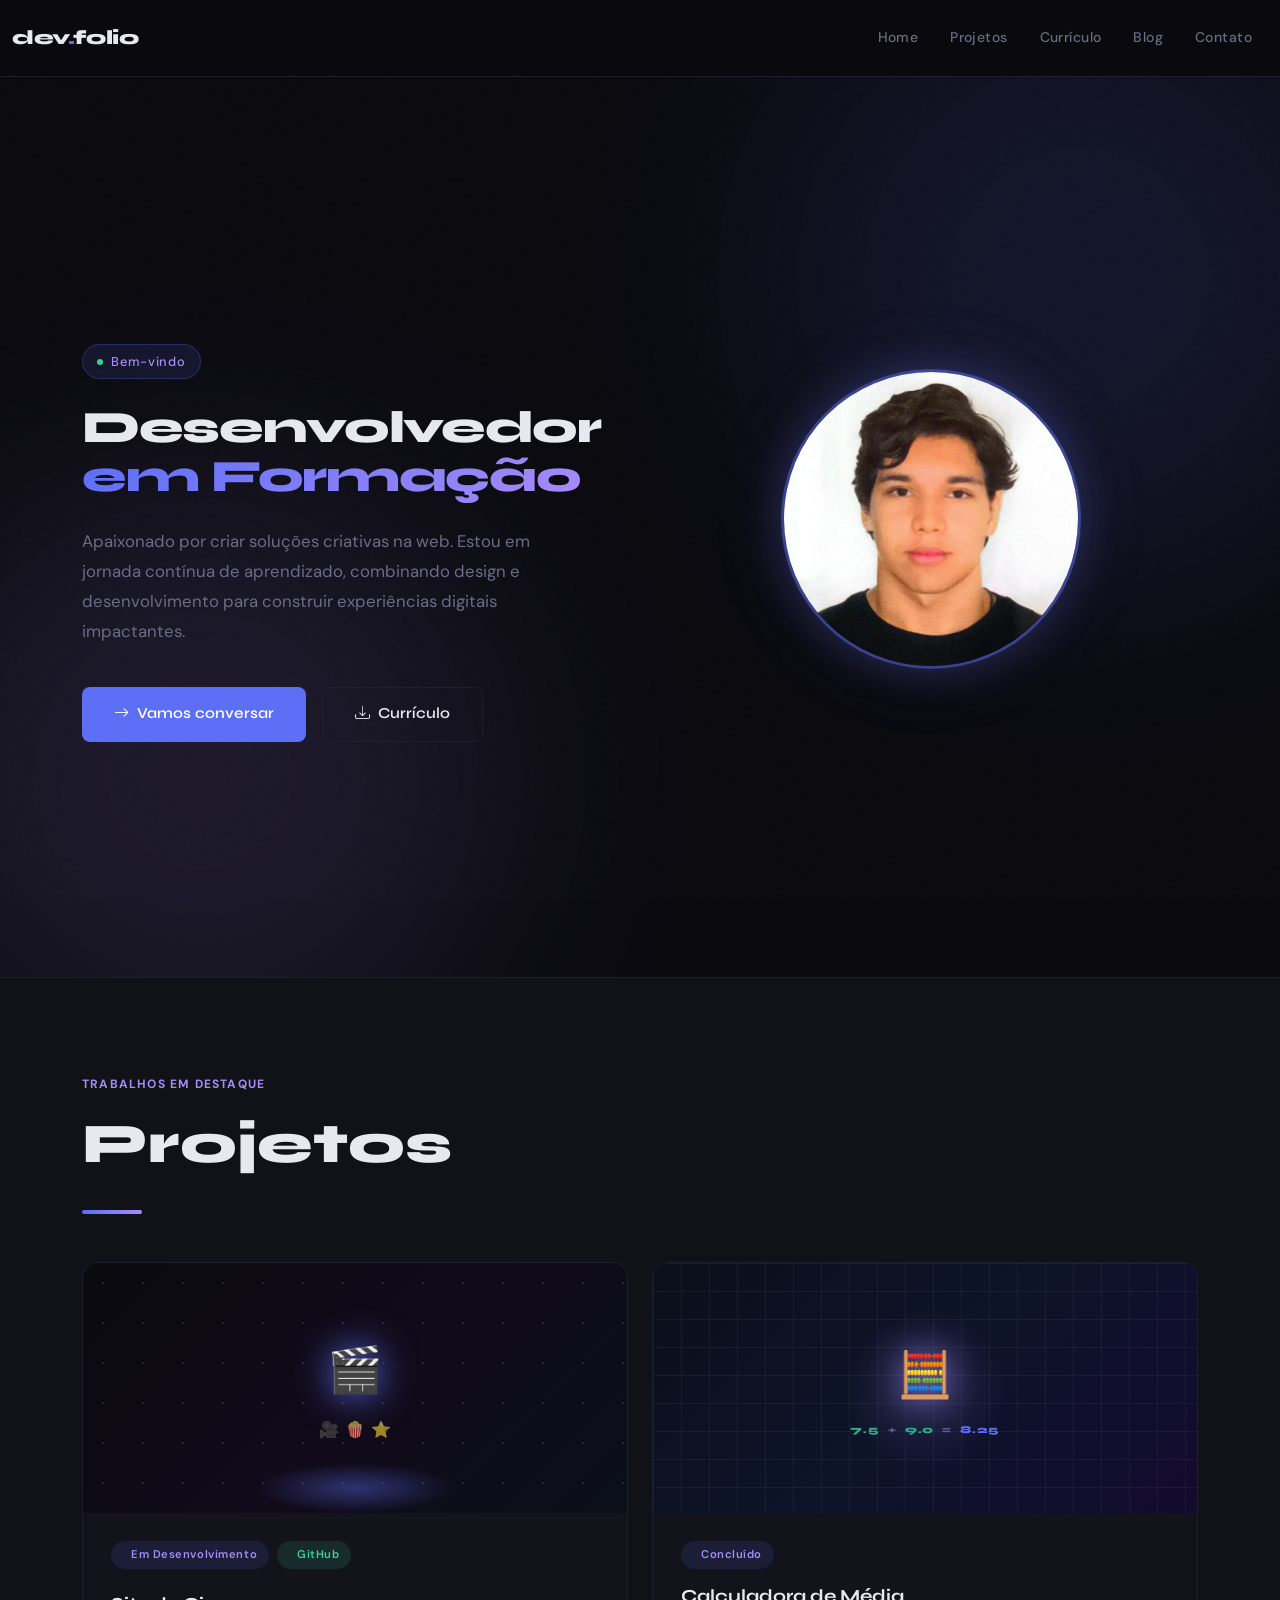
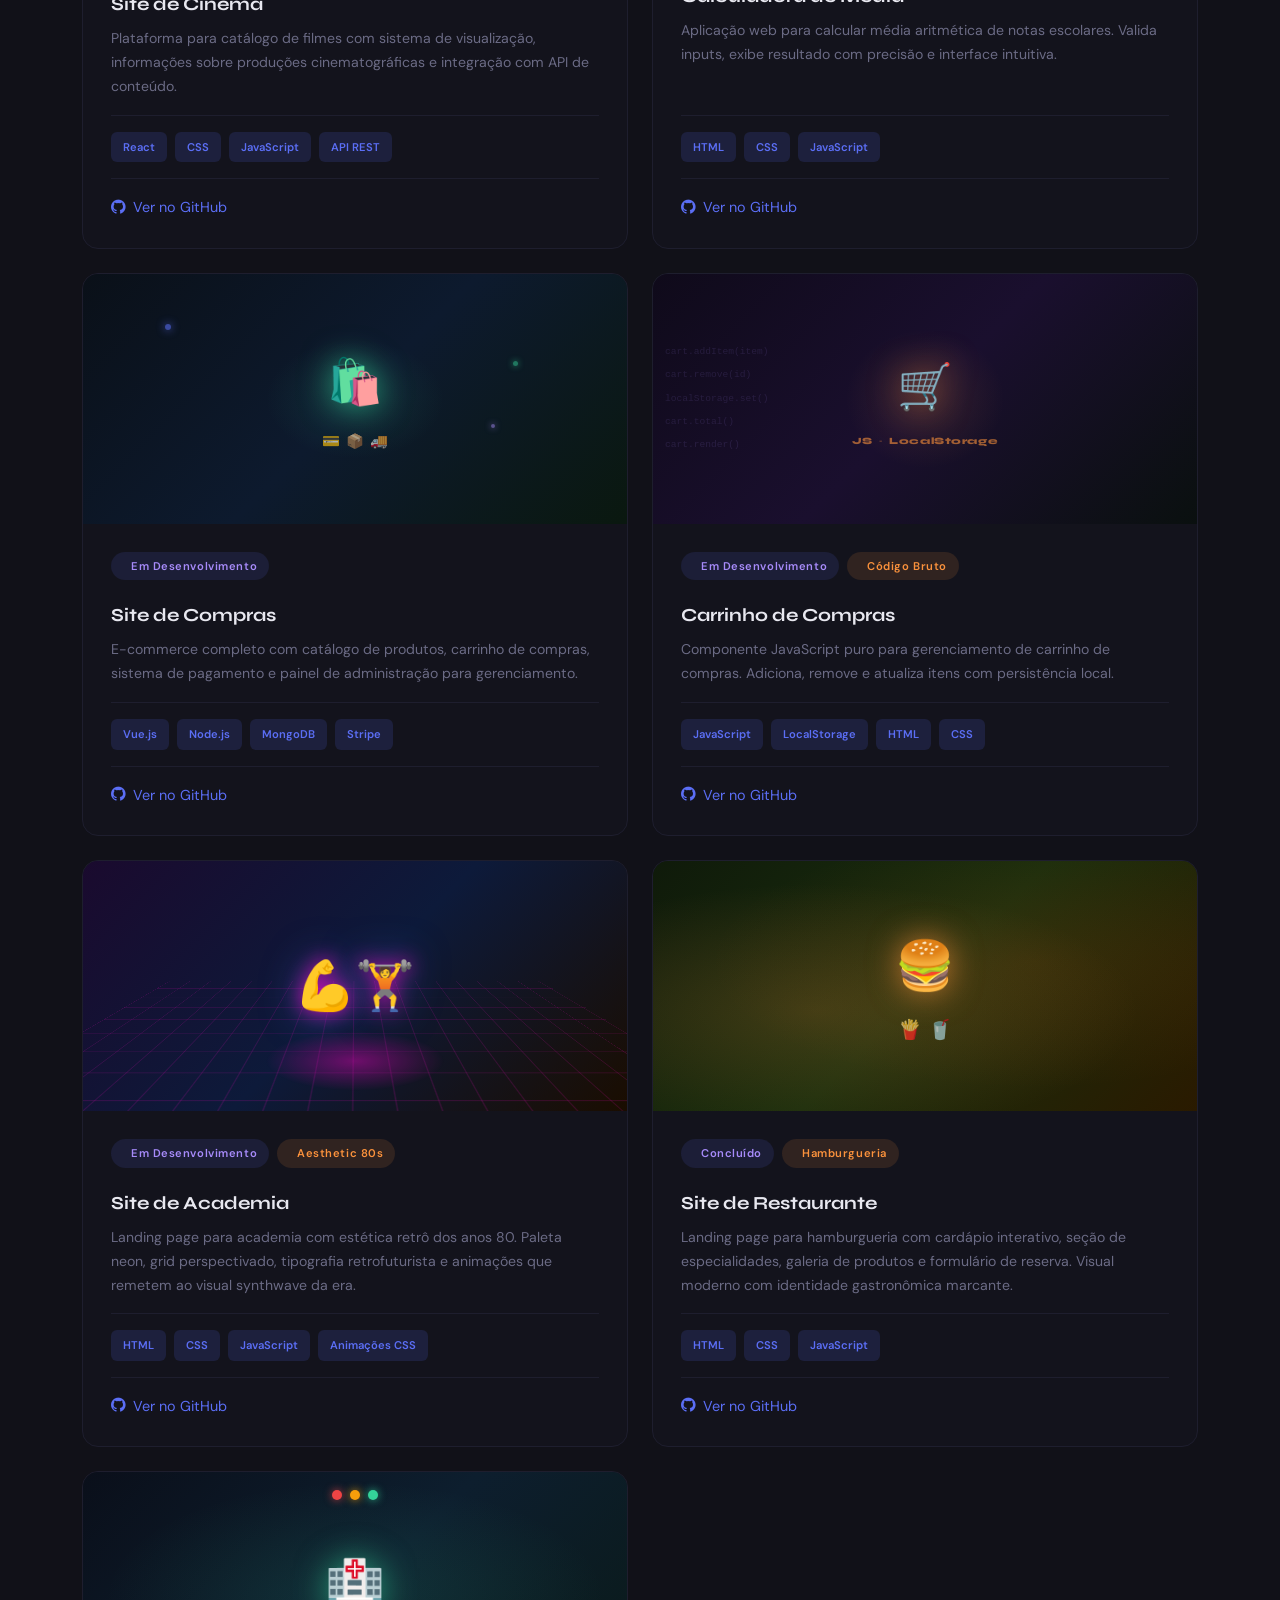
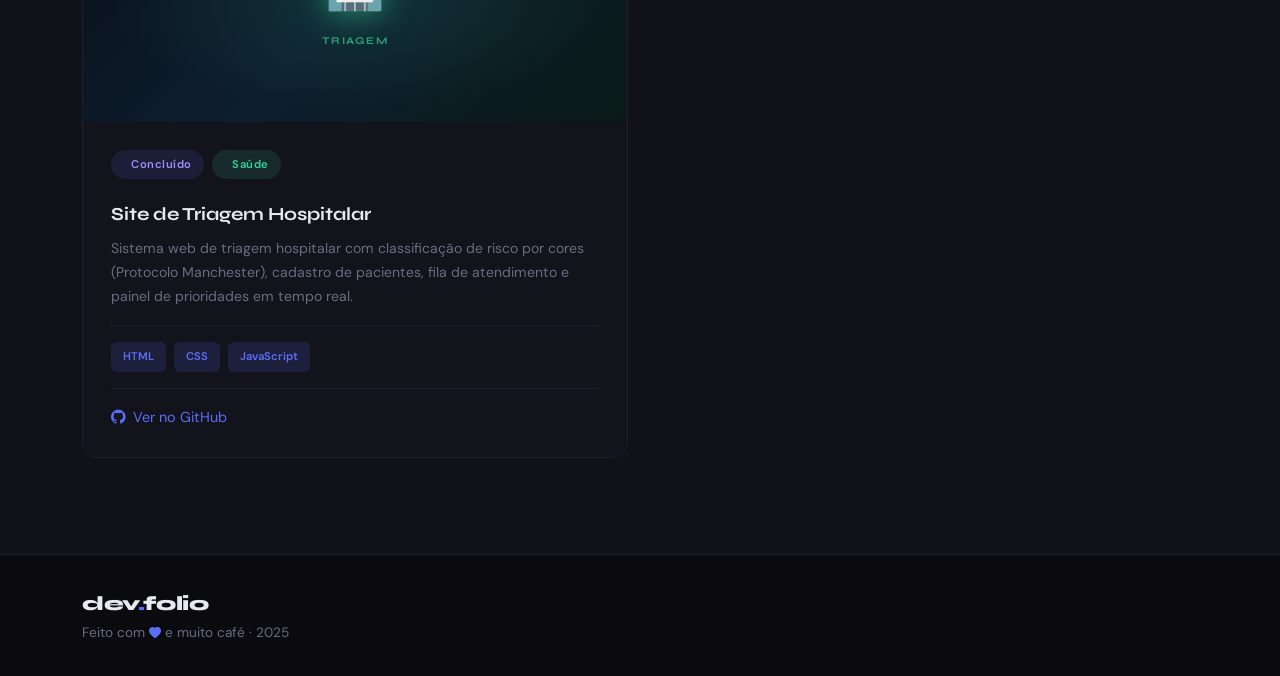
<file: index.html>
<!DOCTYPE html>
<html lang="pt-BR">
<head>
  <meta charset="UTF-8">
  <meta name="viewport" content="width=device-width, initial-scale=1.0">
  <title>Portfólio — Dev em Formação</title>

  <!-- Bootstrap 5 -->
  <link href="https://cdn.jsdelivr.net/npm/bootstrap@5.3.3/dist/css/bootstrap.min.css" rel="stylesheet">
  <!-- Google Fonts -->
  <link href="https://fonts.googleapis.com/css2?family=Syne:wght@400;600;700;800&family=DM+Sans:ital,opsz,wght@0,9..40,300;0,9..40,400;0,9..40,500;1,9..40,300&display=swap" rel="stylesheet">
  <!-- Bootstrap Icons -->
  <link href="https://cdn.jsdelivr.net/npm/bootstrap-icons@1.11.3/font/bootstrap-icons.min.css" rel="stylesheet">

  <!-- CSS Customizado -->
  <link rel="stylesheet" href="assets/css/estilo.css">

  <!--FOTO DO SITE-->
  <link rel="icon" type="image/png" href="/assets/imagens/logo.png">
</head>
<body>

<!-- NAVBAR -->
<nav class="navbar navbar-expand-lg navbar-dark sticky-top">
  <div class="container-fluid">
    <a class="navbar-brand" href="index.html">dev<span>.</span>folio</a>
    <button class="navbar-toggler" type="button" data-bs-toggle="collapse" data-bs-target="#navbarNav">
      <span class="navbar-toggler-icon"></span>
    </button>
    <div class="collapse navbar-collapse" id="navbarNav">
      <ul class="navbar-nav ms-auto">
        <li class="nav-item"><a class="nav-link" href="index.html#hero">Home</a></li>
        <li class="nav-item"><a class="nav-link" href="index.html#projetos">Projetos</a></li>
        <li class="nav-item"><a class="nav-link" href="curriculo.html">Currículo</a></li>
        <li class="nav-item"><a class="nav-link" href="blog.html">Blog</a></li>
        <li class="nav-item"><a class="nav-link" href="contato.html">Contato</a></li>
      </ul>
    </div>
  </div>
</nav>

<!-- HERO -->
<section id="hero" class="hero">
  <div class="hero-glow hero-glow-1"></div>
  <div class="hero-glow hero-glow-2"></div>
  
  <div class="container" style="position: relative; z-index: 1;">
    <div class="row align-items-center g-5">
      <div class="col-lg-6 fade-up">
        <div class="hero-tag">
          <span class="dot"></span>
          Bem-vindo
        </div>
        <h1 class="hero-title">
          Desenvolvedor<br>
          <span class="line2">em Formação</span>
        </h1>
        <p class="hero-sub">
          Apaixonado por criar soluções criativas na web. Estou em jornada contínua de aprendizado, combinando design e desenvolvimento para construir experiências digitais impactantes.
        </p>
        <div style="display:flex;gap:1rem;flex-wrap:wrap;">
          <a href="contato.html" class="btn-primary-custom">
            <i class="bi bi-arrow-right"></i> Vamos conversar
          </a>
          <a href="curriculo.html" class="btn-secondary-custom">
            <i class="bi bi-download"></i> Currículo
          </a>
        </div>
      </div>
      <div class="col-lg-6 fade-up delay-2 div-img">
        <div style="width:300px;height:300px;border-radius:50%;overflow:hidden;border:3px solid rgba(91,110,245,0.5);box-shadow:0 0 40px rgba(91,110,245,0.25),0 0 80px rgba(167,139,250,0.1);margin:0 auto;display:flex;align-items:center;justify-content:center;background:linear-gradient(135deg,rgba(91,110,245,0.1) 0%,rgba(167,139,250,0.1) 100%);">
          <img src="assets/imagens/foto-perfil.jpg" alt="Marcos Paulo dos Santos Filho" style="width:100%;height:100%;object-fit:cover;object-position:center top;" />
        </div>
      </div>
    </div>
  </div>
</section>

<!-- PROJETOS -->
<section id="projetos" style="background: var(--surface); border-top: 1px solid var(--border);">
  <div class="container">
    <p class="section-label fade-up">Trabalhos em Destaque</p>
    <h2 class="section-title fade-up">Projetos</h2>
    <div class="divider fade-up"></div>
    <div class="row g-4">

      <div class="col-lg-6 fade-up delay-1">
        <div class="project-card">
          <div class="project-image" style="background:linear-gradient(135deg,#0a0a0f 0%,#110a1a 50%,#0a0f18 100%);display:flex;align-items:center;justify-content:center;position:relative;overflow:hidden;">
            <div style="position:absolute;inset:0;background-image:radial-gradient(circle,rgba(255,255,255,0.7) 1px,transparent 1px);background-size:40px 40px;background-position:0 0,20px 20px;opacity:0.15;"></div>
            <div style="position:absolute;bottom:0;left:50%;transform:translateX(-50%);width:200px;height:50px;background:radial-gradient(ellipse,rgba(91,110,245,0.4) 0%,transparent 70%);"></div>
            <div style="position:relative;z-index:2;display:flex;flex-direction:column;align-items:center;gap:0.5rem;">
              <span style="font-size:2.8rem;filter:drop-shadow(0 0 18px rgba(91,110,245,0.9));">🎬</span>
              <div style="display:flex;gap:0.4rem;">
                <span style="font-size:1rem;opacity:0.6;">🎥</span>
                <span style="font-size:1rem;opacity:0.6;">🍿</span>
                <span style="font-size:1rem;opacity:0.6;">⭐</span>
              </div>
            </div>
          </div>
          <div class="project-content">
            <div style="display:flex;gap:0.5rem;flex-wrap:wrap;margin-bottom:0.5rem;">
              <span class="project-tag"><span class="dot" style="background:var(--accent3);"></span>Em Desenvolvimento</span>
              <span class="project-tag" style="background:rgba(52,211,153,0.12);color:#34d399;"><span class="dot" style="background:#34d399;"></span>GitHub</span>
            </div>
            <h3 class="project-title">Site de Cinema</h3>
            <p class="project-desc">Plataforma para catálogo de filmes com sistema de visualização, informações sobre produções cinematográficas e integração com API de conteúdo.</p>
            <div class="project-tech">
              <span class="tech-badge">React</span>
              <span class="tech-badge">CSS</span>
              <span class="tech-badge">JavaScript</span>
              <span class="tech-badge">API REST</span>
            </div>
            <div style="margin-top:1rem;padding-top:1rem;border-top:1px solid var(--border);">
              <a href="https://github.com/MarkoSpsfilho/Movie-Website-Project.git" target="_blank" style="color:var(--accent);text-decoration:none;font-size:0.9rem;display:flex;align-items:center;gap:0.5rem;">
                <i class="bi bi-github"></i> Ver no GitHub
              </a>
            </div>
          </div>
        </div>
      </div>

      <div class="col-lg-6 fade-up delay-2">
        <div class="project-card">
          <div class="project-image" style="background:linear-gradient(135deg,#0a0f1a 0%,#0d1429 50%,#130a2e 100%);display:flex;align-items:center;justify-content:center;position:relative;overflow:hidden;">
            <div style="position:absolute;inset:0;background-image:linear-gradient(rgba(167,139,250,0.08) 1px,transparent 1px),linear-gradient(90deg,rgba(167,139,250,0.08) 1px,transparent 1px);background-size:28px 28px;"></div>
            <div style="position:absolute;top:50%;left:50%;transform:translate(-50%,-50%);width:160px;height:160px;background:radial-gradient(ellipse,rgba(167,139,250,0.18) 0%,transparent 70%);"></div>
            <div style="position:relative;z-index:2;display:flex;flex-direction:column;align-items:center;gap:0.5rem;">
              <span style="font-size:2.8rem;filter:drop-shadow(0 0 16px rgba(167,139,250,0.85));">🧮</span>
              <div style="display:flex;gap:0.5rem;font-family:'Syne',sans-serif;font-size:0.65rem;font-weight:800;letter-spacing:0.08em;">
                <span style="color:rgba(52,211,153,0.8);">7.5</span>
                <span style="color:rgba(167,139,250,0.5);">+</span>
                <span style="color:rgba(52,211,153,0.8);">9.0</span>
                <span style="color:rgba(167,139,250,0.5);">=</span>
                <span style="color:rgba(91,110,245,1);">8.25</span>
              </div>
            </div>
          </div>
          <div class="project-content">
            <span class="project-tag"><span class="dot" style="background:var(--accent3);"></span>Concluído</span>
            <h3 class="project-title">Calculadora de Média</h3>
            <p class="project-desc">Aplicação web para calcular média aritmética de notas escolares. Valida inputs, exibe resultado com precisão e interface intuitiva.</p>
            <div class="project-tech">
              <span class="tech-badge">HTML</span>
              <span class="tech-badge">CSS</span>
              <span class="tech-badge">JavaScript</span>
            </div>
            <div style="margin-top:1rem;padding-top:1rem;border-top:1px solid var(--border);">
              <a href="https://github.com/MarkoSpsfilho/Site_de_Calcular_M-dia.git" target="_blank" style="color:var(--accent);text-decoration:none;font-size:0.9rem;display:flex;align-items:center;gap:0.5rem;">
                <i class="bi bi-github"></i> Ver no GitHub
              </a>
            </div>
          </div>
        </div>
      </div>

      <div class="col-lg-6 fade-up delay-3">
        <div class="project-card">
          <div class="project-image" style="background:linear-gradient(135deg,#0a1018 0%,#0d1a2e 50%,#0a180f 100%);display:flex;align-items:center;justify-content:center;position:relative;overflow:hidden;">
            <!-- partículas flutuantes -->
            <div style="position:absolute;top:20%;left:15%;width:6px;height:6px;border-radius:50%;background:rgba(91,110,245,0.6);box-shadow:0 0 8px rgba(91,110,245,0.8);"></div>
            <div style="position:absolute;top:60%;left:75%;width:4px;height:4px;border-radius:50%;background:rgba(167,139,250,0.5);box-shadow:0 0 6px rgba(167,139,250,0.7);"></div>
            <div style="position:absolute;top:35%;right:20%;width:5px;height:5px;border-radius:50%;background:rgba(52,211,153,0.5);box-shadow:0 0 6px rgba(52,211,153,0.7);"></div>
            <!-- glow fundo -->
            <div style="position:absolute;top:50%;left:50%;transform:translate(-50%,-50%);width:180px;height:120px;background:radial-gradient(ellipse,rgba(52,211,153,0.12) 0%,transparent 70%);"></div>
            <div style="position:relative;z-index:2;display:flex;flex-direction:column;align-items:center;gap:0.5rem;">
              <span style="font-size:2.8rem;filter:drop-shadow(0 0 16px rgba(52,211,153,0.7));">🛍️</span>
              <div style="display:flex;gap:0.4rem;">
                <span style="font-size:0.9rem;opacity:0.65;">💳</span>
                <span style="font-size:0.9rem;opacity:0.65;">📦</span>
                <span style="font-size:0.9rem;opacity:0.65;">🚚</span>
              </div>
            </div>
          </div>
          <div class="project-content">
            <div style="display:flex;gap:0.5rem;flex-wrap:wrap;margin-bottom:0.5rem;">
              <span class="project-tag"><span class="dot" style="background:var(--accent3);"></span>Em Desenvolvimento</span>
            </div>
            <h3 class="project-title">Site de Compras</h3>
            <p class="project-desc">E-commerce completo com catálogo de produtos, carrinho de compras, sistema de pagamento e painel de administração para gerenciamento.</p>
            <div class="project-tech">
              <span class="tech-badge">Vue.js</span>
              <span class="tech-badge">Node.js</span>
              <span class="tech-badge">MongoDB</span>
              <span class="tech-badge">Stripe</span>
            </div>
            <div style="margin-top:1rem;padding-top:1rem;border-top:1px solid var(--border);">
              <a href="https://github.com/MarkoSpsfilho/Site-de-Compras.git" target="_blank" style="color:var(--accent);text-decoration:none;font-size:0.9rem;display:flex;align-items:center;gap:0.5rem;">
                <i class="bi bi-github"></i> Ver no GitHub
              </a>
            </div>
          </div>
        </div>
      </div>

      <div class="col-lg-6 fade-up delay-4">
        <div class="project-card">
          <div class="project-image" style="background:linear-gradient(135deg,#0f0a1a 0%,#1a0f2e 50%,#0a100f 100%);display:flex;align-items:center;justify-content:center;position:relative;overflow:hidden;">
            <!-- linhas de código ao fundo -->
            <div style="position:absolute;left:12px;top:0;bottom:0;display:flex;flex-direction:column;justify-content:center;gap:7px;opacity:0.13;font-family:monospace;font-size:0.6rem;color:#a78bfa;white-space:nowrap;pointer-events:none;">
              <span>cart.addItem(item)</span>
              <span>cart.remove(id)</span>
              <span>localStorage.set()</span>
              <span>cart.total()</span>
              <span>cart.render()</span>
            </div>
            <!-- glow -->
            <div style="position:absolute;top:50%;left:50%;transform:translate(-50%,-50%);width:160px;height:140px;background:radial-gradient(ellipse,rgba(251,146,60,0.13) 0%,transparent 70%);"></div>
            <div style="position:relative;z-index:2;display:flex;flex-direction:column;align-items:center;gap:0.5rem;">
              <span style="font-size:2.8rem;filter:drop-shadow(0 0 16px rgba(251,146,60,0.75));">🛒</span>
              <div style="display:flex;gap:0.4rem;font-family:'Syne',sans-serif;font-size:0.6rem;font-weight:800;color:rgba(251,146,60,0.6);letter-spacing:0.06em;">
                <span>JS</span>
                <span style="opacity:0.4;">·</span>
                <span>LocalStorage</span>
              </div>
            </div>
          </div>
          <div class="project-content">
            <div style="display:flex;gap:0.5rem;flex-wrap:wrap;margin-bottom:0.5rem;">
              <span class="project-tag"><span class="dot" style="background:var(--accent3);"></span>Em Desenvolvimento</span>
              <span class="project-tag" style="background:rgba(251,146,60,0.12);color:#fb923c;"><span class="dot" style="background:#fb923c;"></span>Código Bruto</span>
            </div>
            <h3 class="project-title">Carrinho de Compras</h3>
            <p class="project-desc">Componente JavaScript puro para gerenciamento de carrinho de compras. Adiciona, remove e atualiza itens com persistência local.</p>
            <div class="project-tech">
              <span class="tech-badge">JavaScript</span>
              <span class="tech-badge">LocalStorage</span>
              <span class="tech-badge">HTML</span>
              <span class="tech-badge">CSS</span>
            </div>
            <div style="margin-top:1rem;padding-top:1rem;border-top:1px solid var(--border);">
              <a href="https://github.com/MarkoSpsfilho/Carrinho-de-Compras.git" target="_blank" style="color:var(--accent);text-decoration:none;font-size:0.9rem;display:flex;align-items:center;gap:0.5rem;">
                <i class="bi bi-github"></i> Ver no GitHub
              </a>
            </div>
          </div>
        </div>
      </div>

      <div class="col-lg-6 fade-up delay-5">
        <div class="project-card">
          <div class="project-image" style="background:linear-gradient(135deg,#1a0a2e 0%,#0d1a3a 50%,#1a0d00 100%);display:flex;align-items:center;justify-content:center;position:relative;overflow:hidden;">
            <div style="position:absolute;inset:0;background-image:linear-gradient(rgba(255,0,200,0.15) 1px,transparent 1px),linear-gradient(90deg,rgba(255,0,200,0.15) 1px,transparent 1px);background-size:30px 30px;transform:perspective(200px) rotateX(40deg) scale(1.5);transform-origin:bottom;"></div>
            <div style="position:absolute;width:180px;height:60px;background:radial-gradient(ellipse,rgba(255,0,200,0.4) 0%,transparent 70%);bottom:20px;left:50%;transform:translateX(-50%);"></div>
            <span style="position:relative;z-index:2;font-size:3rem;text-shadow:0 0 20px rgba(255,0,200,0.8),0 0 40px rgba(91,110,245,0.6);">💪🏋️</span>
          </div>
          <div class="project-content">
            <div style="display:flex;gap:0.5rem;flex-wrap:wrap;margin-bottom:0.5rem;">
              <span class="project-tag"><span class="dot" style="background:var(--accent3);"></span>Em Desenvolvimento</span>
              <span class="project-tag" style="background:rgba(251,146,60,0.12);color:#fb923c;"><span class="dot" style="background:#fb923c;"></span>Aesthetic 80s</span>
            </div>
            <h3 class="project-title">Site de Academia</h3>
            <p class="project-desc">Landing page para academia com estética retrô dos anos 80. Paleta neon, grid perspectivado, tipografia retrofuturista e animações que remetem ao visual synthwave da era.</p>
            <div class="project-tech">
              <span class="tech-badge">HTML</span>
              <span class="tech-badge">CSS</span>
              <span class="tech-badge">JavaScript</span>
              <span class="tech-badge">Animações CSS</span>
            </div>
            <div style="margin-top:1rem;padding-top:1rem;border-top:1px solid var(--border);">
              <a href="https://github.com/MarkoSpsfilho/Site-de-Academia-Aesthetic-80-s.git" target="_blank" style="color:var(--accent);text-decoration:none;font-size:0.9rem;display:flex;align-items:center;gap:0.5rem;">
                <i class="bi bi-github"></i> Ver no GitHub
              </a>
            </div>
          </div>
        </div>
      </div>

      <div class="col-lg-6 fade-up delay-1">
        <div class="project-card">
          <div class="project-image" style="background:linear-gradient(135deg,#0f1a0a 0%,#1a2e0d 50%,#2a1a00 100%);display:flex;align-items:center;justify-content:center;position:relative;overflow:hidden;">
            <div style="position:absolute;inset:0;background:radial-gradient(ellipse at 30% 60%,rgba(251,146,60,0.18) 0%,transparent 60%),radial-gradient(ellipse at 70% 40%,rgba(234,88,12,0.12) 0%,transparent 60%);"></div>
            <div style="position:relative;z-index:2;display:flex;flex-direction:column;align-items:center;gap:0.5rem;">
              <span style="font-size:3rem;filter:drop-shadow(0 0 16px rgba(251,146,60,0.7));">🍔</span>
              <div style="display:flex;gap:0.4rem;">
                <span style="font-size:1.2rem;opacity:0.7;">🍟</span>
                <span style="font-size:1.2rem;opacity:0.7;">🥤</span>
              </div>
            </div>
          </div>
          <div class="project-content">
            <div style="display:flex;gap:0.5rem;flex-wrap:wrap;margin-bottom:0.5rem;">
              <span class="project-tag"><span class="dot" style="background:var(--accent3);"></span>Concluído</span>
              <span class="project-tag" style="background:rgba(251,146,60,0.12);color:#fb923c;"><span class="dot" style="background:#fb923c;"></span>Hamburgueria</span>
            </div>
            <h3 class="project-title">Site de Restaurante</h3>
            <p class="project-desc">Landing page para hamburgueria com cardápio interativo, seção de especialidades, galeria de produtos e formulário de reserva. Visual moderno com identidade gastronômica marcante.</p>
            <div class="project-tech">
              <span class="tech-badge">HTML</span>
              <span class="tech-badge">CSS</span>
              <span class="tech-badge">JavaScript</span>
            </div>
            <div style="margin-top:1rem;padding-top:1rem;border-top:1px solid var(--border);">
              <a href="https://github.com/MarkoSpsfilho/Site-Restaurante.git" target="_blank" style="color:var(--accent);text-decoration:none;font-size:0.9rem;display:flex;align-items:center;gap:0.5rem;">
                <i class="bi bi-github"></i> Ver no GitHub
              </a>
            </div>
          </div>
        </div>
      </div>

      <div class="col-lg-6 fade-up delay-2">
        <div class="project-card">
          <div class="project-image" style="background:linear-gradient(135deg,#0a0f1a 0%,#0d1e2e 50%,#0a1a18 100%);display:flex;align-items:center;justify-content:center;position:relative;overflow:hidden;">
            <div style="position:absolute;inset:0;background:radial-gradient(ellipse at 50% 50%,rgba(52,211,153,0.12) 0%,transparent 65%);"></div>
            <div style="position:absolute;top:18px;left:50%;transform:translateX(-50%);display:flex;gap:0.5rem;">
              <div style="width:10px;height:10px;border-radius:50%;background:#ef4444;box-shadow:0 0 8px rgba(239,68,68,0.8);"></div>
              <div style="width:10px;height:10px;border-radius:50%;background:#f59e0b;box-shadow:0 0 8px rgba(245,158,11,0.8);"></div>
              <div style="width:10px;height:10px;border-radius:50%;background:#34d399;box-shadow:0 0 8px rgba(52,211,153,0.8);"></div>
            </div>
            <div style="position:relative;z-index:2;display:flex;flex-direction:column;align-items:center;gap:0.4rem;">
              <span style="font-size:3rem;filter:drop-shadow(0 0 16px rgba(52,211,153,0.6));">🏥</span>
              <span style="font-size:0.65rem;font-family:'Syne',sans-serif;font-weight:700;letter-spacing:0.12em;color:rgba(52,211,153,0.7);text-transform:uppercase;">Triagem</span>
            </div>
          </div>
          <div class="project-content">
            <div style="display:flex;gap:0.5rem;flex-wrap:wrap;margin-bottom:0.5rem;">
              <span class="project-tag"><span class="dot" style="background:var(--accent3);"></span>Concluído</span>
              <span class="project-tag" style="background:rgba(52,211,153,0.12);color:#34d399;"><span class="dot" style="background:#34d399;"></span>Saúde</span>
            </div>
            <h3 class="project-title">Site de Triagem Hospitalar</h3>
            <p class="project-desc">Sistema web de triagem hospitalar com classificação de risco por cores (Protocolo Manchester), cadastro de pacientes, fila de atendimento e painel de prioridades em tempo real.</p>
            <div class="project-tech">
              <span class="tech-badge">HTML</span>
              <span class="tech-badge">CSS</span>
              <span class="tech-badge">JavaScript</span>
            </div>
            <div style="margin-top:1rem;padding-top:1rem;border-top:1px solid var(--border);">
              <a href="https://github.com/MarkoSpsfilho/Site-Triagem-de-Hospital.git" target="_blank" style="color:var(--accent);text-decoration:none;font-size:0.9rem;display:flex;align-items:center;gap:0.5rem;">
                <i class="bi bi-github"></i> Ver no GitHub
              </a>
            </div>
          </div>
        </div>
      </div>

    </div>
  </div>
</section>

<!-- FOOTER -->
<footer>
  <div class="container d-flex flex-wrap justify-content-between align-items-center">
    <span class="navbar-brand mb-0" style="font-family:'Syne',sans-serif;font-weight:800;">dev<span style="color:var(--accent);">.</span>folio</span>
    <span style="color:var(--muted);">Feito com <i class="bi bi-heart-fill" style="color:var(--accent);font-size:0.75rem;"></i> e muito café · 2025</span>
  </div>
</footer>

<!-- Bootstrap JS -->
<script src="https://cdn.jsdelivr.net/npm/bootstrap@5.3.3/dist/js/bootstrap.bundle.min.js"></script>
<!-- JS Customizado -->
<script src="assets/js/app.js"></script>

</body>
</html>
</file>
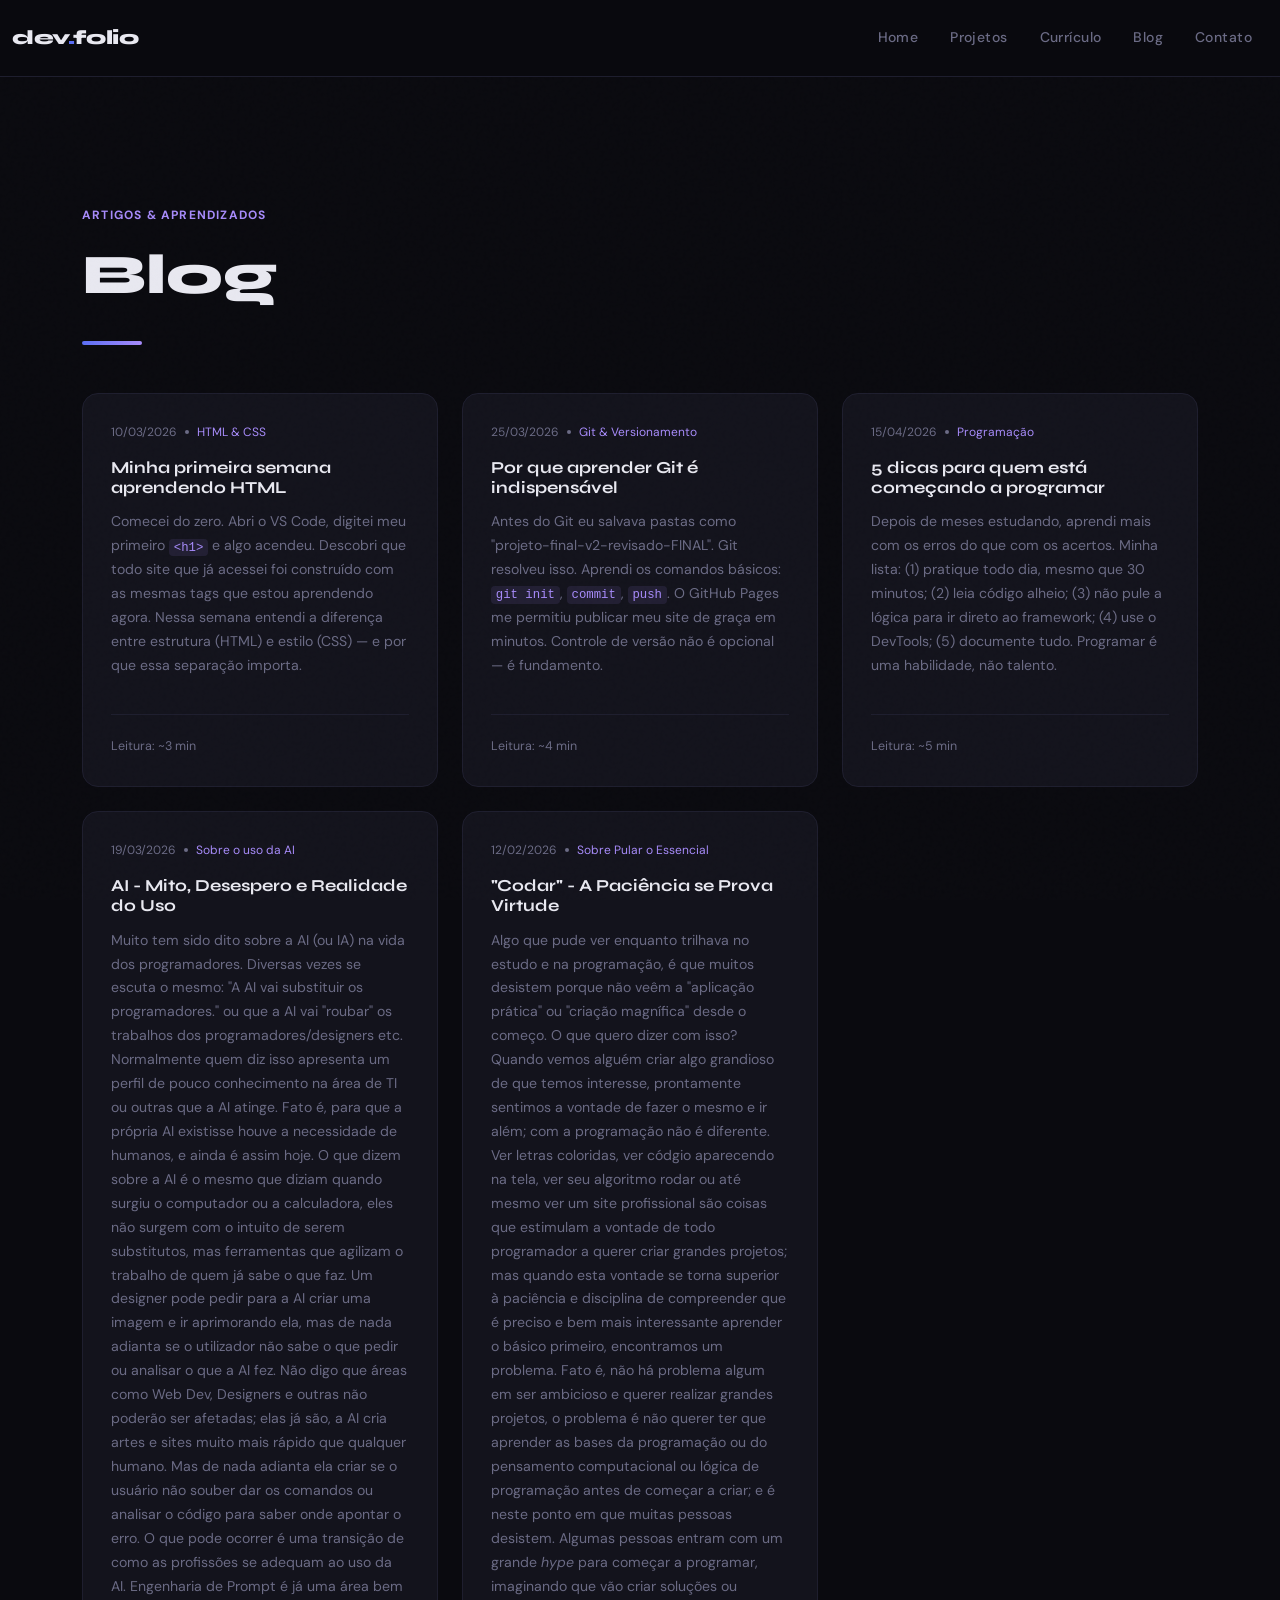
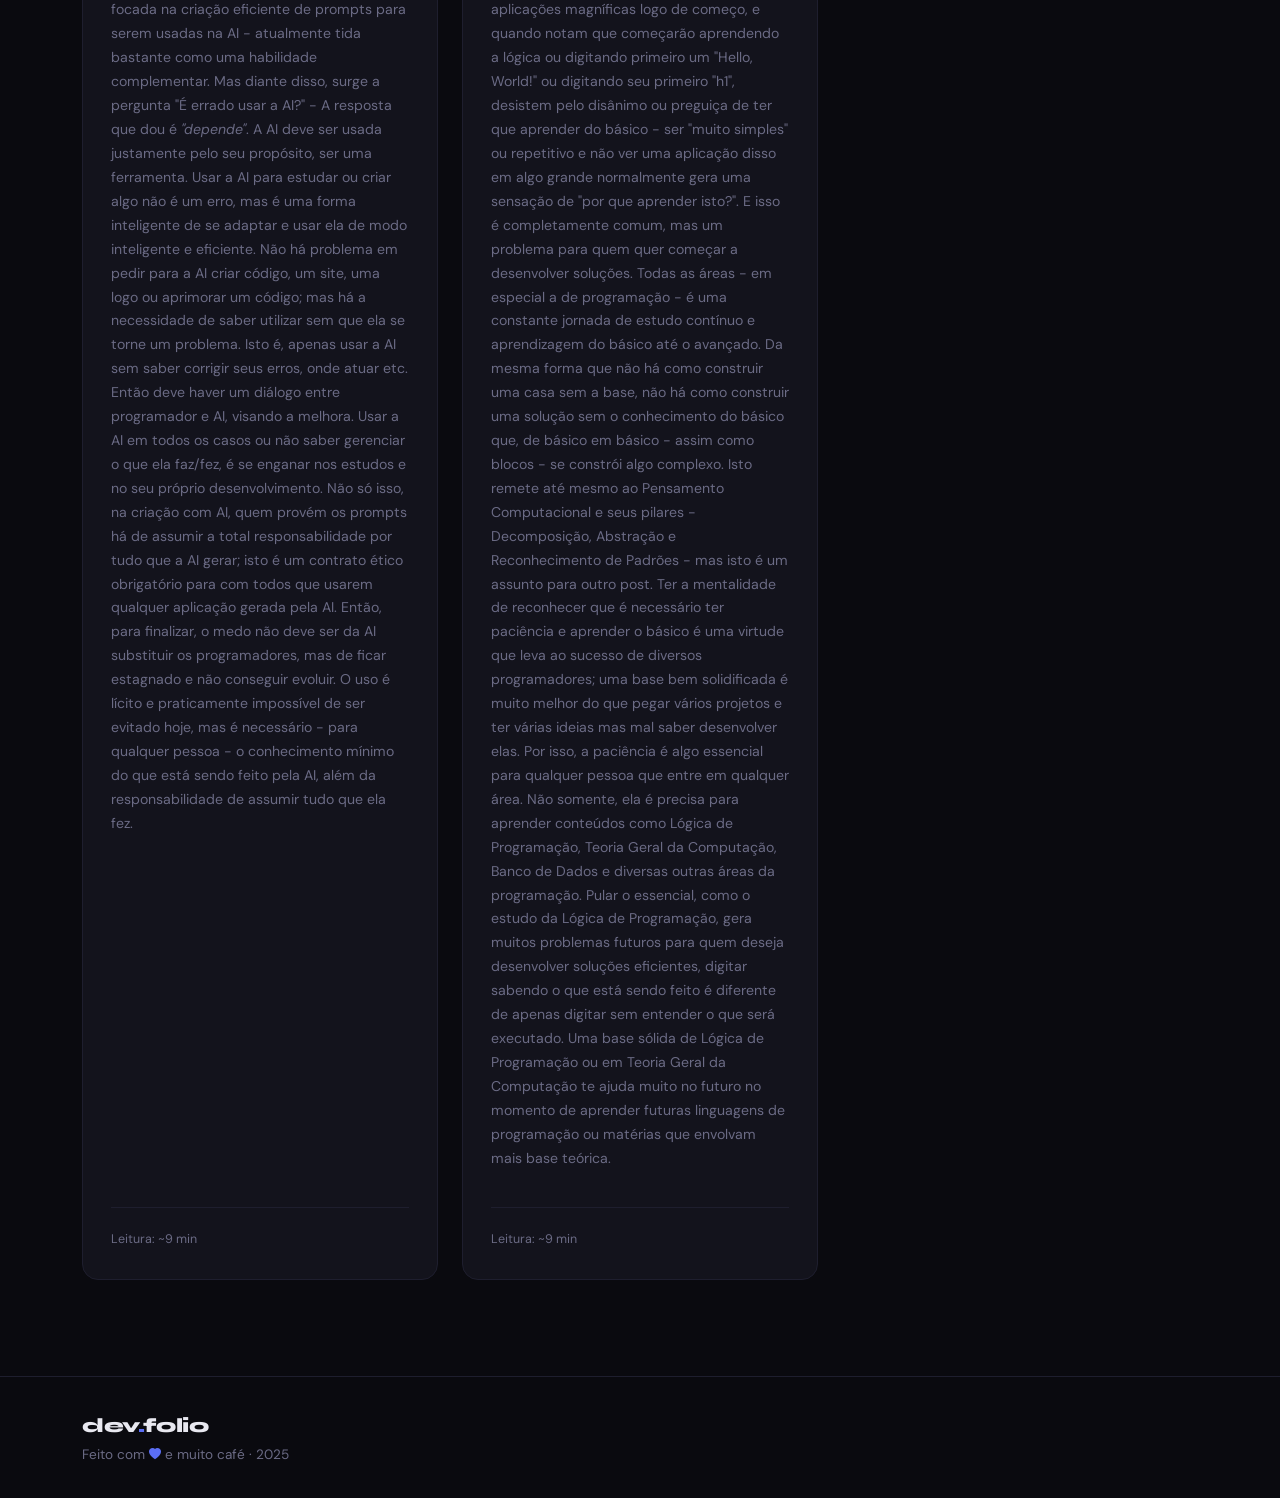
<file: blog.html>
<!DOCTYPE html>
<html lang="pt-BR">
<head>
  <meta charset="UTF-8">
  <meta name="viewport" content="width=device-width, initial-scale=1.0">
  <title>Blog — Portfólio Dev</title>

  <!-- Bootstrap 5 -->
  <link href="https://cdn.jsdelivr.net/npm/bootstrap@5.3.3/dist/css/bootstrap.min.css" rel="stylesheet">
  <!-- Google Fonts -->
  <link href="https://fonts.googleapis.com/css2?family=Syne:wght@400;600;700;800&family=DM+Sans:ital,opsz,wght@0,9..40,300;0,9..40,400;0,9..40,500;1,9..40,300&display=swap" rel="stylesheet">
  <!-- Bootstrap Icons -->
  <link href="https://cdn.jsdelivr.net/npm/bootstrap-icons@1.11.3/font/bootstrap-icons.min.css" rel="stylesheet">

  <!-- CSS Customizado -->
  <link rel="stylesheet" href="assets/css/estilo.css">
</head>
<body>

<!-- NAVBAR -->
<nav class="navbar navbar-expand-lg navbar-dark sticky-top">
  <div class="container-fluid">
    <a class="navbar-brand" href="index.html">dev<span>.</span>folio</a>
    <button class="navbar-toggler" type="button" data-bs-toggle="collapse" data-bs-target="#navbarNav">
      <span class="navbar-toggler-icon"></span>
    </button>
    <div class="collapse navbar-collapse" id="navbarNav">
      <ul class="navbar-nav ms-auto">
        <li class="nav-item"><a class="nav-link" href="index.html">Home</a></li>
        <li class="nav-item"><a class="nav-link" href="index.html#projetos">Projetos</a></li>
        <li class="nav-item"><a class="nav-link" href="curriculo.html">Currículo</a></li>
        <li class="nav-item"><a class="nav-link" href="blog.html">Blog</a></li>
        <li class="nav-item"><a class="nav-link" href="contato.html">Contato</a></li>
      </ul>
    </div>
  </div>
</nav>

<!-- BLOG -->
<section id="blog" style="padding-top:8rem;">
  <div class="container">
    <p class="section-label fade-up">Artigos & Aprendizados</p>
    <h2 class="section-title fade-up">Blog</h2>
    <div class="divider fade-up"></div>
    <div class="row g-4">

      <div class="col-lg-4 fade-up delay-1">
        <article style="background:var(--card-bg);border:1px solid var(--border);border-radius:16px;padding:1.75rem;height:100%;transition:all 0.3s;display:flex;flex-direction:column;">
          <div style="display:flex;align-items:center;gap:0.5rem;margin-bottom:1rem;">
            <span style="font-size:0.75rem;color:var(--muted);">10/03/2026</span>
            <span style="width:4px;height:4px;background:var(--muted);border-radius:50%;"></span>
            <span style="font-size:0.75rem;color:var(--accent2);">HTML & CSS</span>
          </div>
          <h4 style="font-size:1.05rem;font-family:'Syne',sans-serif;font-weight:700;color:var(--text);margin-bottom:0.75rem;">Minha primeira semana aprendendo HTML</h4>
          <p style="color:var(--muted);font-size:0.88rem;line-height:1.7;flex:1;">
            Comecei do zero. Abri o VS Code, digitei meu primeiro <code style="color:var(--accent2);background:rgba(167,139,250,0.1);padding:0.1rem 0.3rem;border-radius:4px;">&lt;h1&gt;</code> e algo acendeu. 
            Descobri que todo site que já acessei foi construído com as mesmas tags que estou aprendendo agora. 
            Nessa semana entendi a diferença entre estrutura (HTML) e estilo (CSS) — e por que essa separação importa.
          </p>
          <div style="margin-top:1.25rem;padding-top:1rem;border-top:1px solid var(--border);">
            <span style="font-size:0.78rem;color:var(--muted);">Leitura: ~3 min</span>
          </div>
        </article>
      </div>

      <div class="col-lg-4 fade-up delay-2">
        <article style="background:var(--card-bg);border:1px solid var(--border);border-radius:16px;padding:1.75rem;height:100%;transition:all 0.3s;display:flex;flex-direction:column;">
          <div style="display:flex;align-items:center;gap:0.5rem;margin-bottom:1rem;">
            <span style="font-size:0.75rem;color:var(--muted);">25/03/2026</span>
            <span style="width:4px;height:4px;background:var(--muted);border-radius:50%;"></span>
            <span style="font-size:0.75rem;color:var(--accent2);">Git & Versionamento</span>
          </div>
          <h4 style="font-size:1.05rem;font-family:'Syne',sans-serif;font-weight:700;color:var(--text);margin-bottom:0.75rem;">Por que aprender Git é indispensável</h4>
          <p style="color:var(--muted);font-size:0.88rem;line-height:1.7;flex:1;">
            Antes do Git eu salvava pastas como "projeto-final-v2-revisado-FINAL". Git resolveu isso. 
            Aprendi os comandos básicos: <code style="color:var(--accent2);background:rgba(167,139,250,0.1);padding:0.1rem 0.3rem;border-radius:4px;">git init</code>, <code style="color:var(--accent2);background:rgba(167,139,250,0.1);padding:0.1rem 0.3rem;border-radius:4px;">commit</code>, <code style="color:var(--accent2);background:rgba(167,139,250,0.1);padding:0.1rem 0.3rem;border-radius:4px;">push</code>.
            O GitHub Pages me permitiu publicar meu site de graça em minutos. Controle de versão não é opcional — é fundamento.
          </p>
          <div style="margin-top:1.25rem;padding-top:1rem;border-top:1px solid var(--border);">
            <span style="font-size:0.78rem;color:var(--muted);">Leitura: ~4 min</span>
          </div>
        </article>
      </div>

      <div class="col-lg-4 fade-up delay-3">
        <article style="background:var(--card-bg);border:1px solid var(--border);border-radius:16px;padding:1.75rem;height:100%;transition:all 0.3s;display:flex;flex-direction:column;">
          <div style="display:flex;align-items:center;gap:0.5rem;margin-bottom:1rem;">
            <span style="font-size:0.75rem;color:var(--muted);">15/04/2026</span>
            <span style="width:4px;height:4px;background:var(--muted);border-radius:50%;"></span>
            <span style="font-size:0.75rem;color:var(--accent2);">Programação</span>
          </div>
          <h4 style="font-size:1.05rem;font-family:'Syne',sans-serif;font-weight:700;color:var(--text);margin-bottom:0.75rem;">5 dicas para quem está começando a programar</h4>
          <p style="color:var(--muted);font-size:0.88rem;line-height:1.7;flex:1;">
            Depois de meses estudando, aprendi mais com os erros do que com os acertos. 
            Minha lista: (1) pratique todo dia, mesmo que 30 minutos; (2) leia código alheio; 
            (3) não pule a lógica para ir direto ao framework; (4) use o DevTools; 
            (5) documente tudo. Programar é uma habilidade, não talento.
          </p>
          <div style="margin-top:1.25rem;padding-top:1rem;border-top:1px solid var(--border);">
            <span style="font-size:0.78rem;color:var(--muted);">Leitura: ~5 min</span>
          </div>
        </article>
      </div>

      <div class="col-lg-4 fade-up delay-3">
        <article style="background:var(--card-bg);border:1px solid var(--border);border-radius:16px;padding:1.75rem;height:100%;transition:all 0.3s;display:flex;flex-direction:column;">
          <div style="display:flex;align-items:center;gap:0.5rem;margin-bottom:1rem;">
            <span style="font-size:0.75rem;color:var(--muted);">19/03/2026</span>
            <span style="width:4px;height:4px;background:var(--muted);border-radius:50%;"></span>
            <span style="font-size:0.75rem;color:var(--accent2);">Sobre o uso da AI</span>
          </div>
          <h4 style="font-size:1.05rem;font-family:'Syne',sans-serif;font-weight:700;color:var(--text);margin-bottom:0.75rem;">AI - Mito, Desespero e Realidade do Uso</h4>
          <p style="color:var(--muted);font-size:0.88rem;line-height:1.7;flex:1;">
            Muito tem sido dito sobre a AI (ou IA) na vida dos programadores. Diversas vezes se escuta o mesmo:
            "A AI vai substituir os programadores." ou que a AI vai "roubar" os trabalhos dos programadores/designers etc.
            Normalmente quem diz isso apresenta um perfil de pouco conhecimento na área de TI ou outras que a AI atinge. 
            Fato é, para que a própria AI existisse houve a necessidade de humanos, e ainda é assim hoje. O que dizem sobre a AI é o mesmo que diziam quando surgiu o computador ou a calculadora,
            eles não surgem com o intuito de serem substitutos, mas ferramentas que agilizam o trabalho de quem já sabe o que faz. Um designer pode pedir para a AI criar uma imagem e ir aprimorando ela, mas 
            de nada adianta se o utilizador não sabe o que pedir ou analisar o que a AI fez. Não digo que áreas como Web Dev, Designers e outras não poderão ser afetadas; elas já são, a AI cria artes e sites muito mais rápido que qualquer humano.
            Mas de nada adianta ela criar se o usuário não souber dar os comandos ou analisar o código para saber onde apontar o erro. O que pode ocorrer é uma transição de como as profissões se adequam ao uso da AI. Engenharia de Prompt é já uma
            área bem focada na criação eficiente de prompts para serem usadas na AI - atualmente tida bastante como uma habilidade complementar. 
            Mas diante disso, surge a pergunta "É errado usar a AI?" - A resposta que dou é <i>"depende"</i>.
            A AI deve ser usada justamente pelo seu propósito, ser uma ferramenta. Usar a AI para estudar ou criar algo não é um erro, mas é uma forma inteligente de se adaptar e usar ela de modo inteligente e eficiente. Não há problema em pedir para a AI
            criar código, um site, uma logo ou aprimorar um código; mas há a necessidade de saber utilizar sem que ela se torne um problema. Isto é, apenas usar a AI sem saber corrigir seus erros, onde atuar etc.
            Então deve haver um diálogo entre programador e AI, visando a melhora. Usar a AI em todos os casos ou não saber gerenciar o que ela faz/fez, é se enganar nos estudos e no seu próprio desenvolvimento. 
            Não só isso, na criação com AI, quem provém os prompts há de assumir a total responsabilidade por tudo que a AI gerar; isto é um contrato ético obrigatório para com todos que usarem qualquer aplicação gerada pela AI.
            Então, para finalizar, o medo não deve ser da AI substituir os programadores, mas de ficar estagnado e não conseguir evoluir. O uso é lícito e praticamente impossível de ser evitado hoje, mas é necessário - para qualquer pessoa - o conhecimento
            mínimo do que está sendo feito pela AI, além da responsabilidade de assumir tudo que ela fez.
          </p>
          <div style="margin-top:1.25rem;padding-top:1rem;border-top:1px solid var(--border);">
            <span style="font-size:0.78rem;color:var(--muted);">Leitura: ~9 min</span>
          </div>
        </article>
      </div>

      <div class="col-lg-4 fade-up delay-3">
        <article style="background:var(--card-bg);border:1px solid var(--border);border-radius:16px;padding:1.75rem;height:100%;transition:all 0.3s;display:flex;flex-direction:column;">
          <div style="display:flex;align-items:center;gap:0.5rem;margin-bottom:1rem;">
            <span style="font-size:0.75rem;color:var(--muted);">12/02/2026</span>
            <span style="width:4px;height:4px;background:var(--muted);border-radius:50%;"></span>
            <span style="font-size:0.75rem;color:var(--accent2);">Sobre Pular o Essencial</span>
          </div>
          <h4 style="font-size:1.05rem;font-family:'Syne',sans-serif;font-weight:700;color:var(--text);margin-bottom:0.75rem;">"Codar" - A Paciência se Prova Virtude</h4>
          <p style="color:var(--muted);font-size:0.88rem;line-height:1.7;flex:1;">
            Algo que pude ver enquanto trilhava no estudo e na programação, é que muitos desistem porque não veêm a "aplicação prática" ou "criação magnífica" desde o começo.
            O que quero dizer com isso? Quando vemos alguém criar algo grandioso de que temos interesse, prontamente sentimos a vontade de fazer o mesmo e ir além; com a programação não é diferente.
            Ver letras coloridas, ver códgio aparecendo na tela, ver seu algoritmo rodar ou até mesmo ver um site profissional são coisas que estimulam a vontade de todo programador a querer criar grandes projetos; mas quando
            esta vontade se torna superior à paciência e disciplina de compreender que é preciso e bem mais interessante aprender o básico primeiro, encontramos um problema.
            Fato é, não há problema algum em ser ambicioso e querer realizar grandes projetos, o problema é não querer ter que aprender as bases da programação ou do pensamento computacional ou lógica de programação antes de começar a criar;
            e é neste ponto em que muitas pessoas desistem. Algumas pessoas entram com um grande <i>hype</i> para começar a programar, imaginando que vão criar soluções ou aplicações magníficas logo de começo, e quando notam que começarão aprendendo a lógica ou 
            digitando primeiro um "Hello, World!" ou digitando seu primeiro "h1", desistem pelo disânimo ou preguiça de ter que aprender do básico - ser "muito simples" ou repetitivo e não ver uma aplicação disso em algo grande normalmente gera uma sensação de "por que aprender isto?".
            E isso é completamente comum, mas um problema para quem quer começar a desenvolver soluções. Todas as áreas - em especial a de programação - é uma constante jornada de estudo contínuo e aprendizagem do básico até o avançado. Da mesma forma que não há como construir uma casa sem a base, não há como construir uma solução sem
            o conhecimento do básico que, de básico em básico - assim como blocos - se constrói algo complexo. Isto remete até mesmo ao Pensamento Computacional e seus pilares - Decomposição, Abstração e Reconhecimento de Padrões - mas isto é um assunto para outro post.
            Ter a mentalidade de reconhecer que é necessário ter paciência e aprender o básico é uma virtude que leva ao sucesso de diversos programadores; uma base bem solidificada é muito melhor do que pegar vários projetos e ter várias ideias mas mal saber desenvolver elas. 
            Por isso, a paciência é algo essencial para qualquer pessoa que entre em qualquer área. Não somente, ela é precisa para aprender conteúdos como Lógica de Programação, Teoria Geral da Computação, Banco de Dados e diversas outras áreas da programação. Pular o essencial, como o estudo da Lógica de Programação, gera muitos problemas futuros
            para quem deseja desenvolver soluções eficientes, digitar sabendo o que está sendo feito é diferente de apenas digitar sem entender o que será executado. Uma base sólida de Lógica de Programação ou em Teoria Geral da Computação te ajuda muito no futuro no momento de aprender futuras linguagens de programação ou matérias que envolvam mais base teórica.
          </p>
          <div style="margin-top:1.25rem;padding-top:1rem;border-top:1px solid var(--border);">
            <span style="font-size:0.78rem;color:var(--muted);">Leitura: ~9 min</span>
          </div>
        </article>
      </div>

    </div>
  </div>
</section>

<!-- FOOTER -->
<footer>
  <div class="container d-flex flex-wrap justify-content-between align-items-center">
    <span class="navbar-brand mb-0" style="font-family:'Syne',sans-serif;font-weight:800;">dev<span style="color:var(--accent);">.</span>folio</span>
    <span style="color:var(--muted);">Feito com <i class="bi bi-heart-fill" style="color:var(--accent);font-size:0.75rem;"></i> e muito café · 2025</span>
  </div>
</footer>

<!-- Bootstrap JS -->
<script src="https://cdn.jsdelivr.net/npm/bootstrap@5.3.3/dist/js/bootstrap.bundle.min.js"></script>
<!-- JS Customizado -->
<script src="assets/js/app.js"></script>

</body>
</html>
</file>
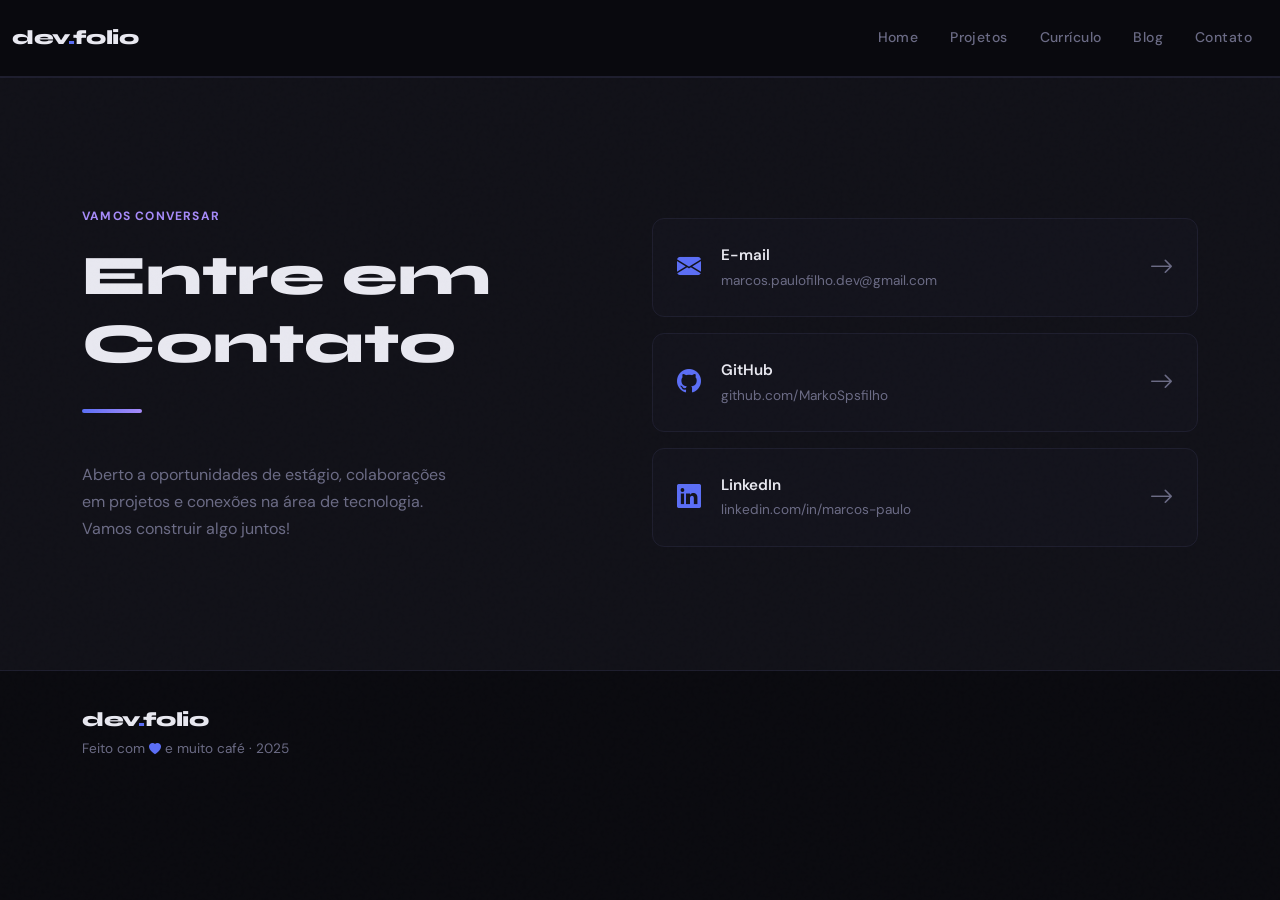
<file: contato.html>
<!DOCTYPE html>
<html lang="pt-BR">
<head>
  <meta charset="UTF-8">
  <meta name="viewport" content="width=device-width, initial-scale=1.0">
  <title>Contato — Portfólio Dev</title>

  <!-- Bootstrap 5 -->
  <link href="https://cdn.jsdelivr.net/npm/bootstrap@5.3.3/dist/css/bootstrap.min.css" rel="stylesheet">
  <!-- Google Fonts -->
  <link href="https://fonts.googleapis.com/css2?family=Syne:wght@400;600;700;800&family=DM+Sans:ital,opsz,wght@0,9..40,300;0,9..40,400;0,9..40,500;1,9..40,300&display=swap" rel="stylesheet">
  <!-- Bootstrap Icons -->
  <link href="https://cdn.jsdelivr.net/npm/bootstrap-icons@1.11.3/font/bootstrap-icons.min.css" rel="stylesheet">

  <!-- CSS Customizado -->
  <link rel="stylesheet" href="assets/css/estilo.css">
</head>
<body>

<!-- NAVBAR -->
<nav class="navbar navbar-expand-lg navbar-dark sticky-top">
  <div class="container-fluid">
    <a class="navbar-brand" href="index.html">dev<span>.</span>folio</a>
    <button class="navbar-toggler" type="button" data-bs-toggle="collapse" data-bs-target="#navbarNav">
      <span class="navbar-toggler-icon"></span>
    </button>
    <div class="collapse navbar-collapse" id="navbarNav">
      <ul class="navbar-nav ms-auto">
        <li class="nav-item"><a class="nav-link" href="index.html">Home</a></li>
        <li class="nav-item"><a class="nav-link" href="index.html#projetos">Projetos</a></li>
        <li class="nav-item"><a class="nav-link" href="curriculo.html">Currículo</a></li>
        <li class="nav-item"><a class="nav-link" href="blog.html">Blog</a></li>
        <li class="nav-item"><a class="nav-link" href="contato.html">Contato</a></li>
      </ul>
    </div>
  </div>
</nav>

<!-- CONTATO -->
<section id="contato" style="background: var(--surface); border-top: 1px solid var(--border); padding-top: 8rem;">
  <div class="container">
    <div class="row align-items-center">
      <div class="col-lg-5 fade-up">
        <p class="section-label">Vamos conversar</p>
        <h2 class="section-title">Entre em<br>Contato</h2>
        <div class="divider"></div>
        <p style="color:var(--muted);max-width:380px;margin-bottom:2rem;">
          Aberto a oportunidades de estágio, colaborações em projetos e conexões na área de tecnologia. 
          Vamos construir algo juntos!
        </p>
      </div>
      <div class="col-lg-6 offset-lg-1 fade-up delay-2">
        <a href="mailto:marcos.paulofilho.dev@gmail.com" class="contact-item">
          <i class="bi bi-envelope-fill"></i>
          <div>
            <div style="font-weight:600;font-size:0.95rem;">E-mail</div>
            <div style="font-size:0.85rem;color:var(--muted);">marcos.paulofilho.dev@gmail.com</div>
          </div>
          <i class="bi bi-arrow-right ms-auto" style="color:var(--muted);"></i>
        </a>
        <a href="https://github.com/MarkoSpsfilho" target="_blank" class="contact-item">
          <i class="bi bi-github"></i>
          <div>
            <div style="font-weight:600;font-size:0.95rem;">GitHub</div>
            <div style="font-size:0.85rem;color:var(--muted);">github.com/MarkoSpsfilho</div>
          </div>
          <i class="bi bi-arrow-right ms-auto" style="color:var(--muted);"></i>
        </a>
        <a href="https://www.linkedin.com/in/marcos-paulo-03917a404/" target="_blank" class="contact-item">
          <i class="bi bi-linkedin"></i>
          <div>
            <div style="font-weight:600;font-size:0.95rem;">LinkedIn</div>
            <div style="font-size:0.85rem;color:var(--muted);">linkedin.com/in/marcos-paulo</div>
          </div>
          <i class="bi bi-arrow-right ms-auto" style="color:var(--muted);"></i>
        </a>
      </div>
    </div>
  </div>
</section>

<!-- FOOTER -->
<footer>
  <div class="container d-flex flex-wrap justify-content-between align-items-center">
    <span class="navbar-brand mb-0" style="font-family:'Syne',sans-serif;font-weight:800;">dev<span style="color:var(--accent);">.</span>folio</span>
    <span style="color:var(--muted);">Feito com <i class="bi bi-heart-fill" style="color:var(--accent);font-size:0.75rem;"></i> e muito café · 2025</span>
  </div>
</footer>

<!-- Bootstrap JS -->
<script src="https://cdn.jsdelivr.net/npm/bootstrap@5.3.3/dist/js/bootstrap.bundle.min.js"></script>
<!-- JS Customizado -->
<script src="assets/js/app.js"></script>

</body>
</html>
</file>
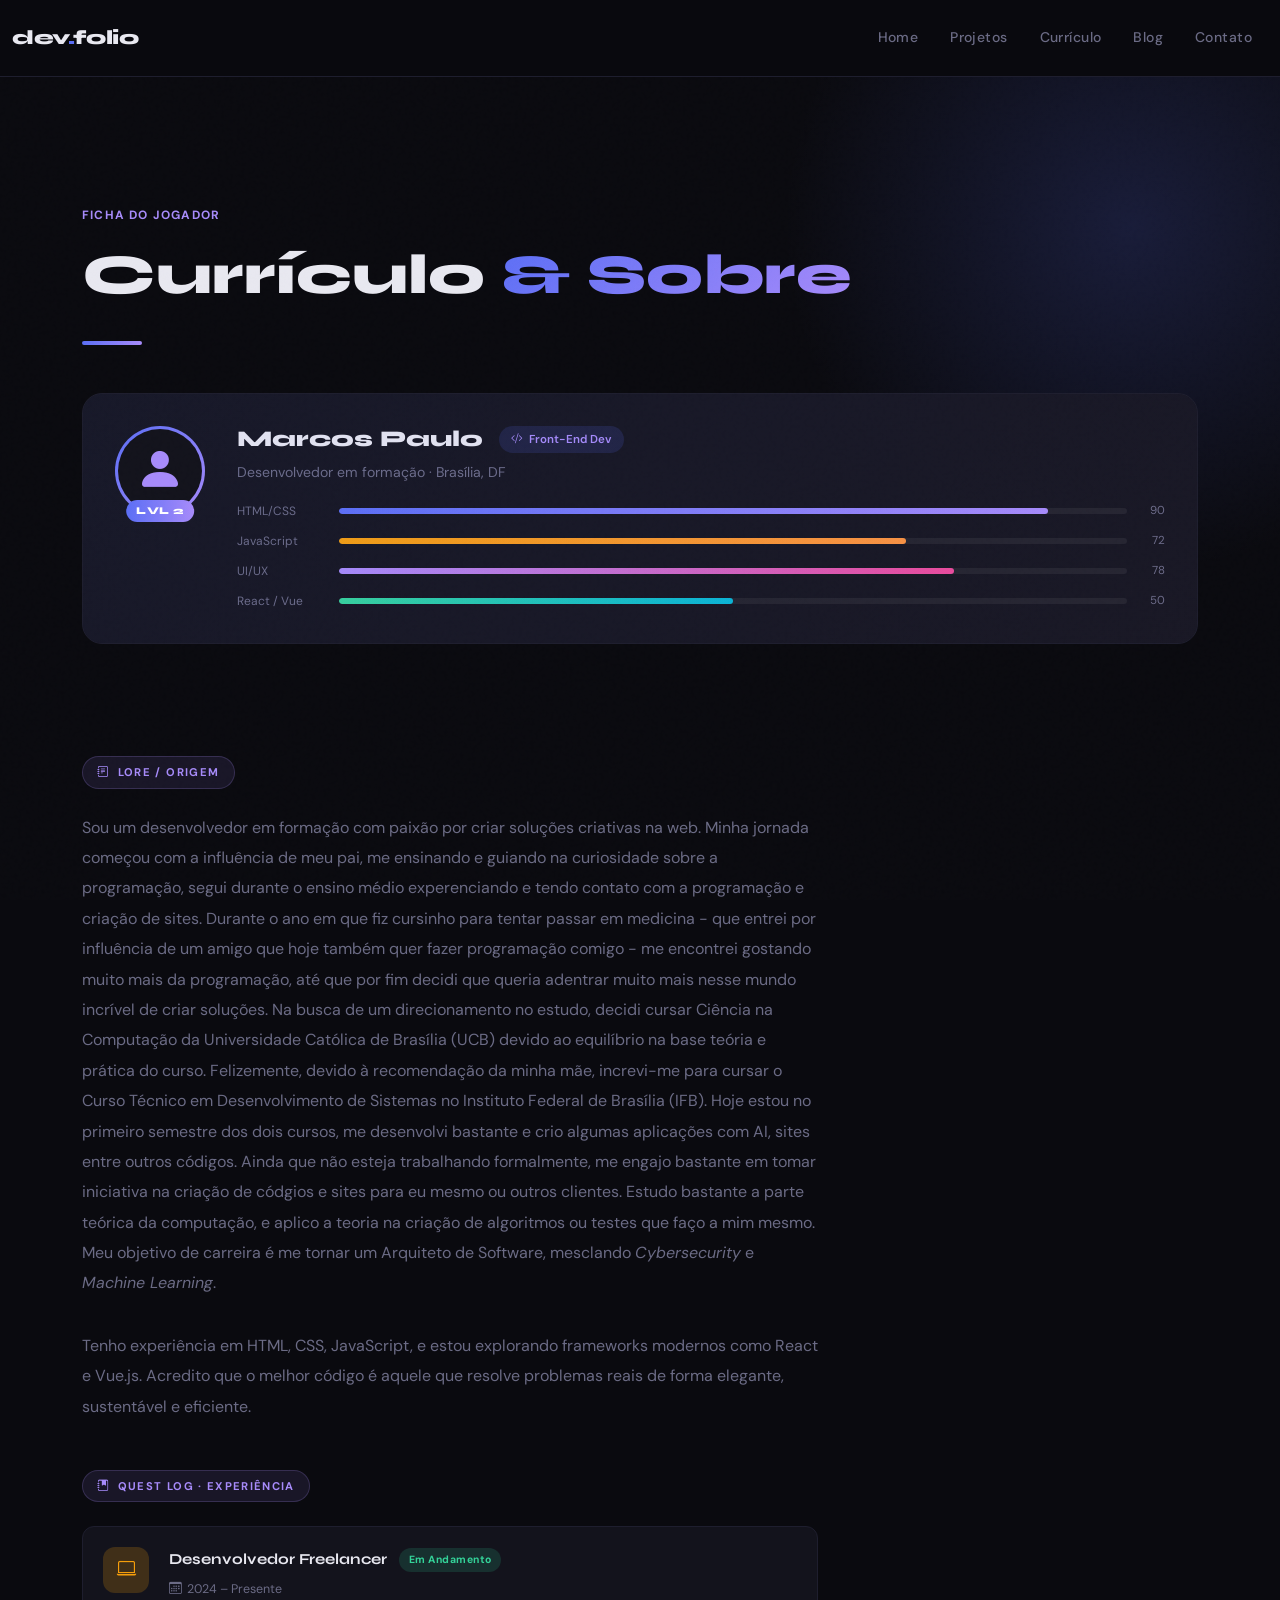
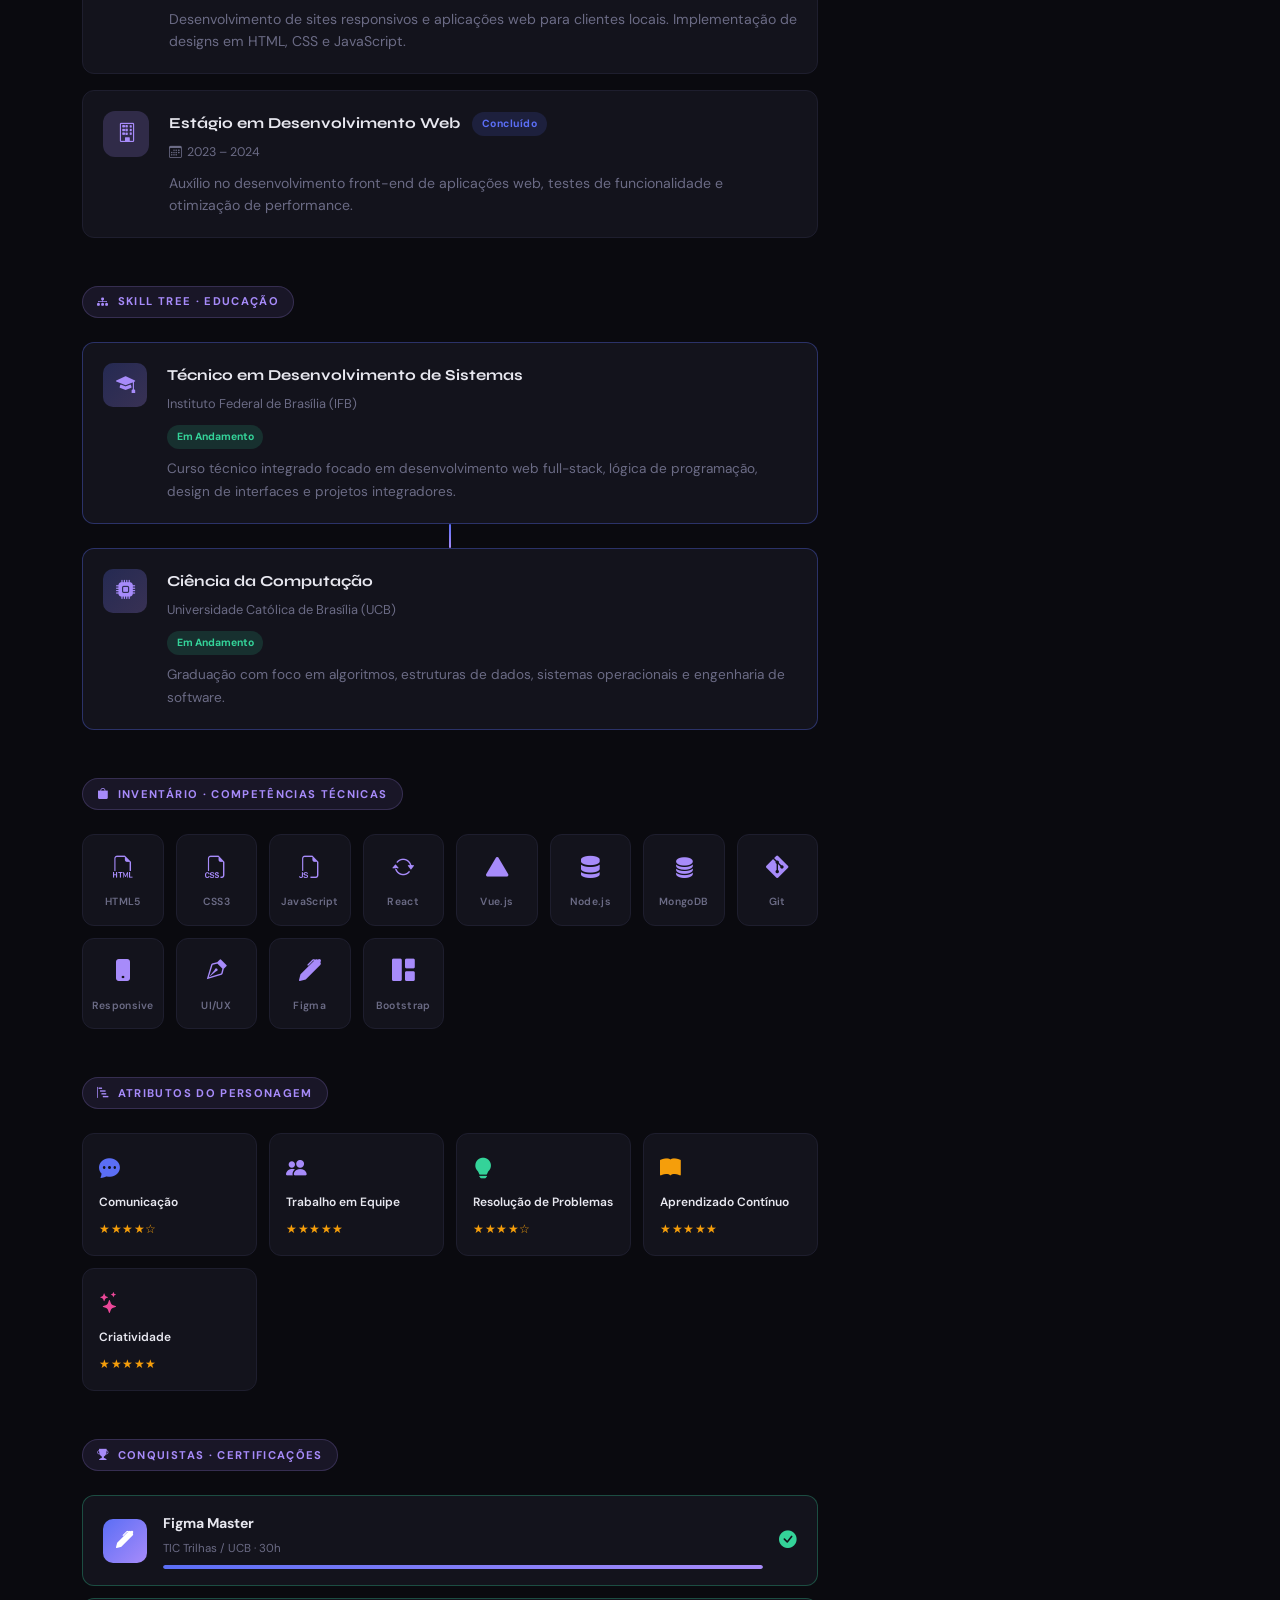
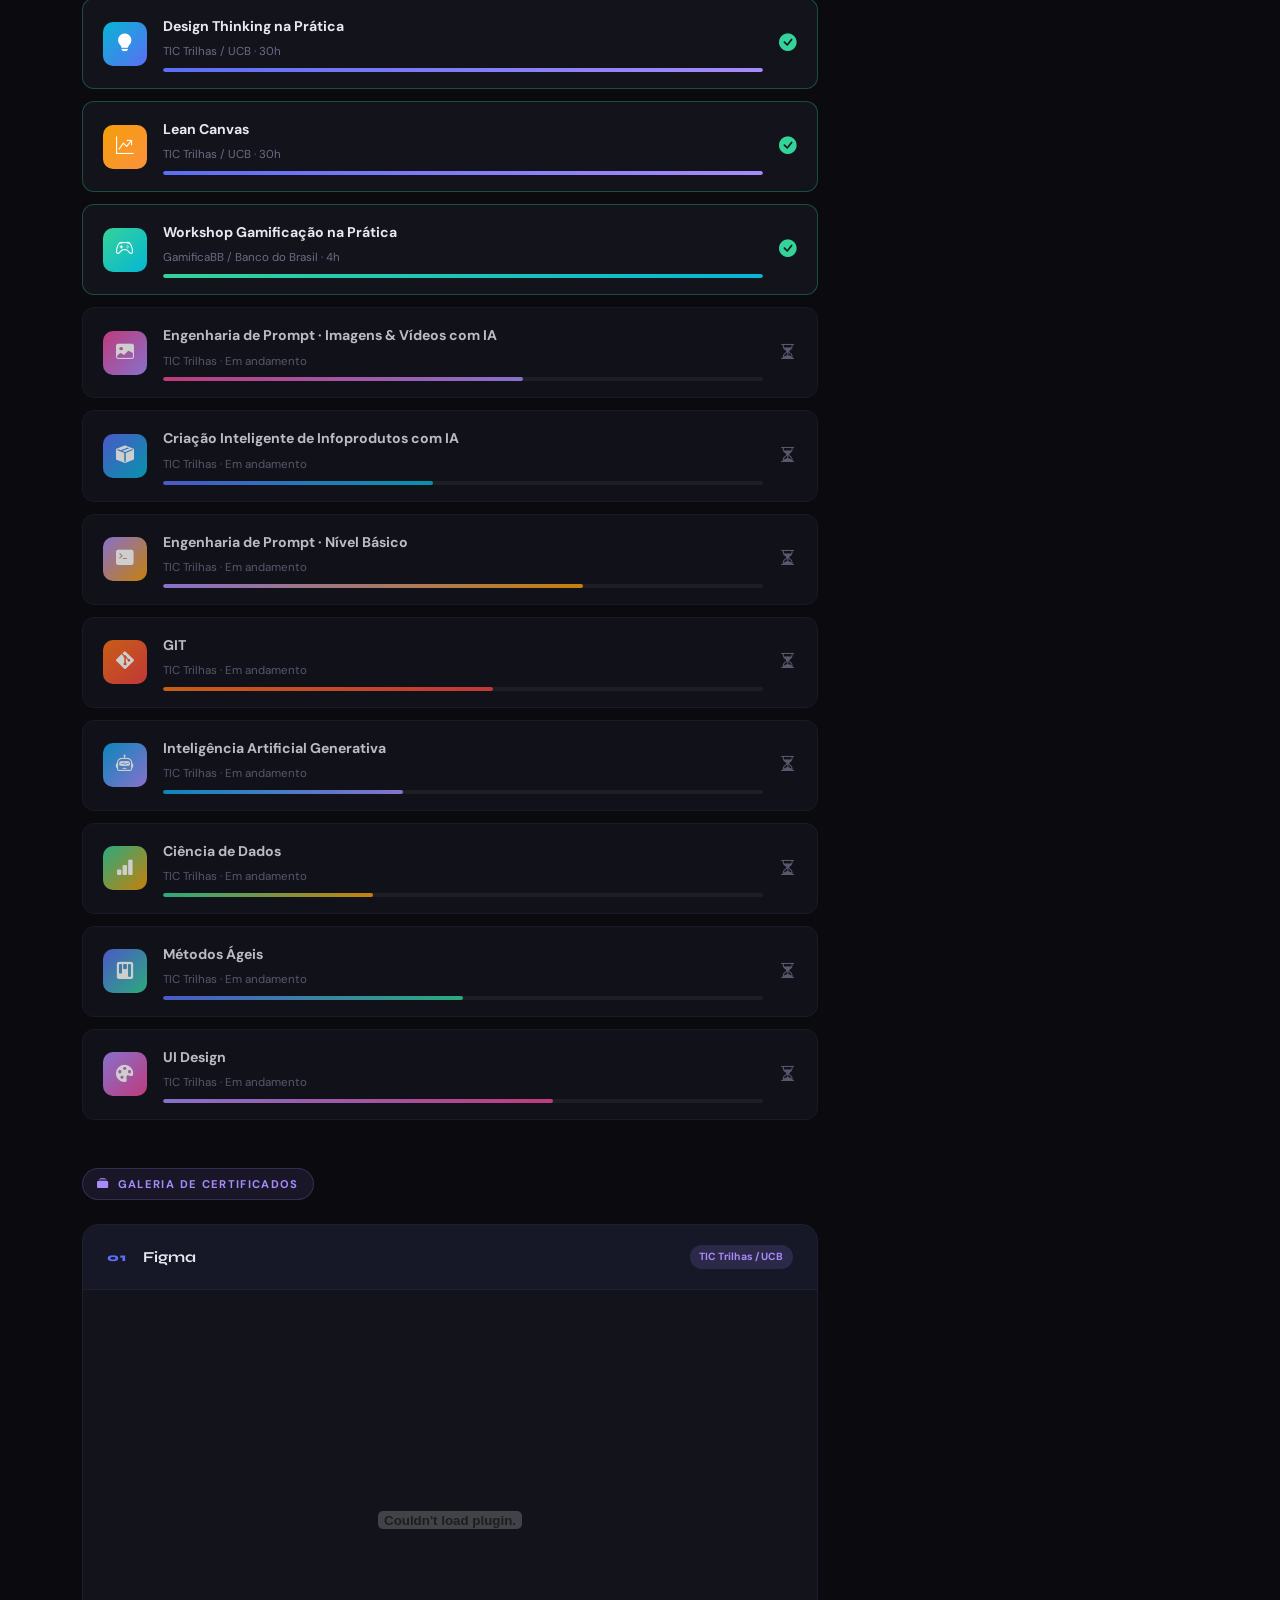
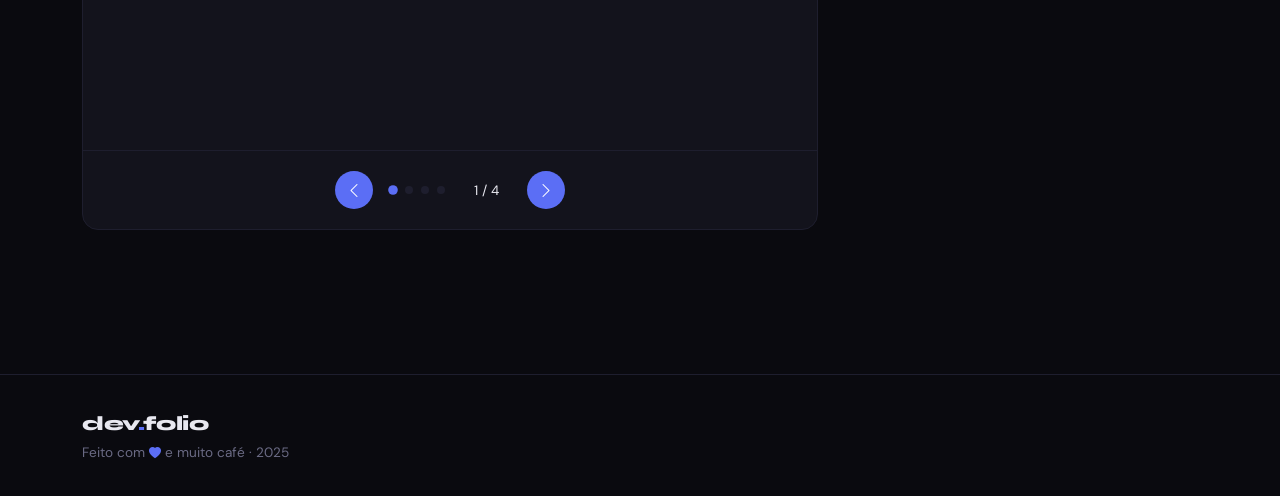
<file: curriculo.html>
<!DOCTYPE html>
<html lang="pt-BR">
<head>
  <meta charset="UTF-8">
  <meta name="viewport" content="width=device-width, initial-scale=1.0">
  <title>Currículo — Portfólio Dev</title>
  <link href="https://cdn.jsdelivr.net/npm/bootstrap@5.3.3/dist/css/bootstrap.min.css" rel="stylesheet">
  <link href="https://fonts.googleapis.com/css2?family=Syne:wght@400;600;700;800&family=DM+Sans:ital,opsz,wght@0,9..40,300;0,9..40,400;0,9..40,500;1,9..40,300&display=swap" rel="stylesheet">
  <link href="https://cdn.jsdelivr.net/npm/bootstrap-icons@1.11.3/font/bootstrap-icons.min.css" rel="stylesheet">
  <link rel="stylesheet" href="assets/css/estilo.css">
</head>
<body>

<!-- NAVBAR -->
<nav class="navbar navbar-expand-lg navbar-dark sticky-top">
  <div class="container-fluid">
    <a class="navbar-brand" href="index.html">dev<span>.</span>folio</a>
    <button class="navbar-toggler" type="button" data-bs-toggle="collapse" data-bs-target="#navbarNav">
      <span class="navbar-toggler-icon"></span>
    </button>
    <div class="collapse navbar-collapse" id="navbarNav">
      <ul class="navbar-nav ms-auto">
        <li class="nav-item"><a class="nav-link" href="index.html">Home</a></li>
        <li class="nav-item"><a class="nav-link" href="index.html#projetos">Projetos</a></li>
        <li class="nav-item"><a class="nav-link active" href="curriculo.html">Currículo</a></li>
        <li class="nav-item"><a class="nav-link" href="blog.html">Blog</a></li>
        <li class="nav-item"><a class="nav-link" href="contato.html">Contato</a></li>
      </ul>
    </div>
  </div>
</nav>

<!-- PAGE HEADER -->
<section class="cv-header">
  <div class="cv-header-glow"></div>
  <div class="container" style="position:relative;z-index:1;">
    <p class="section-label fade-up">Ficha do Jogador</p>
    <h2 class="section-title fade-up">Currículo <span style="background:linear-gradient(135deg,var(--accent) 0%,var(--accent2) 100%);-webkit-background-clip:text;-webkit-text-fill-color:transparent;background-clip:text;">&amp; Sobre</span></h2>
    <div class="divider fade-up"></div>

    <!-- PLAYER CARD -->
    <div class="player-card fade-up delay-1">
      <div class="player-card-left">
        <div class="player-avatar-ring">
          <div class="player-avatar-inner">
            <i class="bi bi-person-fill" style="font-size:3rem;color:var(--accent2);"></i>
          </div>
        </div>
        <div class="player-level-badge">LVL 2</div>
      </div>
      <div class="player-card-right">
        <div style="display:flex;align-items:center;gap:1rem;flex-wrap:wrap;margin-bottom:0.5rem;">
          <h3 style="font-family:'Syne',sans-serif;font-size:1.4rem;font-weight:800;color:var(--text);margin:0;">Marcos Paulo</h3>
          <span class="player-class-badge"><i class="bi bi-code-slash"></i> Front-End Dev</span>
        </div>
        <p style="color:var(--muted);font-size:0.88rem;margin-bottom:1rem;">Desenvolvedor em formação · Brasília, DF</p>
        <div class="xp-bars">
          <div class="xp-row">
            <span class="xp-label">HTML/CSS</span>
            <div class="xp-track"><div class="xp-fill" style="width:90%;background:linear-gradient(90deg,var(--accent),var(--accent2));"></div></div>
            <span class="xp-val">90</span>
          </div>
          <div class="xp-row">
            <span class="xp-label">JavaScript</span>
            <div class="xp-track"><div class="xp-fill" style="width:72%;background:linear-gradient(90deg,#f59e0b,#fb923c);"></div></div>
            <span class="xp-val">72</span>
          </div>
          <div class="xp-row">
            <span class="xp-label">UI/UX</span>
            <div class="xp-track"><div class="xp-fill" style="width:78%;background:linear-gradient(90deg,var(--accent2),#ec4899);"></div></div>
            <span class="xp-val">78</span>
          </div>
          <div class="xp-row">
            <span class="xp-label">React / Vue</span>
            <div class="xp-track"><div class="xp-fill" style="width:50%;background:linear-gradient(90deg,var(--accent3),#06b6d4);"></div></div>
            <span class="xp-val">50</span>
          </div>
        </div>
      </div>
    </div>
  </div>
</section>

<!-- MAIN CONTENT -->
<section style="padding-top:3rem;padding-bottom:6rem;">
  <div class="container">
    <div class="row">
      <div class="col-lg-8">

        <!-- SOBRE -->
        <div class="cv-block fade-up">
          <div class="cv-block-label"><i class="bi bi-journal-text"></i> Lore / Origem</div>
          <p class="about-text">
            Sou um desenvolvedor em formação com paixão por criar soluções criativas na web. Minha jornada começou com a influência de meu pai, me ensinando e guiando na curiosidade sobre a programação, segui durante o ensino médio experenciando e tendo contato com a programação e criação de sites. Durante o ano em que fiz cursinho para tentar passar em medicina - que entrei por influência de um amigo que hoje também quer fazer programação comigo - me encontrei gostando muito mais da programação, até que por fim decidi que queria adentrar muito mais nesse mundo incrível de criar soluções. Na busca de um direcionamento no estudo, decidi cursar Ciência na Computação da Universidade Católica de Brasília (UCB) devido ao equilíbrio na base teória e prática do curso. Felizemente, devido à recomendação da minha mãe, increvi-me para cursar o Curso Técnico em Desenvolvimento de Sistemas no Instituto Federal de Brasília (IFB). Hoje estou no primeiro semestre dos dois cursos, me desenvolvi bastante e crio algumas aplicações com AI, sites entre outros códigos. Ainda que não esteja trabalhando formalmente, me engajo bastante em tomar iniciativa na criação de códgios e sites para eu mesmo ou outros clientes. Estudo bastante a parte teórica da computação, e aplico a teoria na criação de algoritmos ou testes que faço a mim mesmo. Meu objetivo de carreira é me tornar um Arquiteto de Software, mesclando <i>Cybersecurity</i> e <i>Machine Learning</i>.
          </p>
          <p class="about-text">
            Tenho experiência em HTML, CSS, JavaScript, e estou explorando frameworks modernos como React e Vue.js. Acredito que o melhor código é aquele que resolve problemas reais de forma elegante, sustentável e eficiente.
          </p>
        </div>

        <!-- EXPERIÊNCIA — QUEST LOG -->
        <div class="cv-block fade-up delay-1">
          <div class="cv-block-label"><i class="bi bi-journal-bookmark-fill"></i> Quest Log · Experiência</div>

          <div class="quest-item">
            <div class="quest-icon quest-gold"><i class="bi bi-laptop"></i></div>
            <div class="quest-body">
              <div class="quest-header">
                <span class="quest-title">Desenvolvedor Freelancer</span>
                <span class="quest-badge quest-badge-active">Em Andamento</span>
              </div>
              <span class="quest-date"><i class="bi bi-calendar3"></i> 2024 – Presente</span>
              <p class="quest-desc">Desenvolvimento de sites responsivos e aplicações web para clientes locais. Implementação de designs em HTML, CSS e JavaScript.</p>
            </div>
          </div>

          <div class="quest-item">
            <div class="quest-icon quest-silver"><i class="bi bi-building"></i></div>
            <div class="quest-body">
              <div class="quest-header">
                <span class="quest-title">Estágio em Desenvolvimento Web</span>
                <span class="quest-badge quest-badge-done">Concluído</span>
              </div>
              <span class="quest-date"><i class="bi bi-calendar3"></i> 2023 – 2024</span>
              <p class="quest-desc">Auxílio no desenvolvimento front-end de aplicações web, testes de funcionalidade e otimização de performance.</p>
            </div>
          </div>
        </div>

        <!-- EDUCAÇÃO — SKILL TREE -->
        <div class="cv-block fade-up delay-2">
          <div class="cv-block-label"><i class="bi bi-diagram-3-fill"></i> Skill Tree · Educação</div>

          <div class="skilltree-wrap">
            <div class="skilltree-node active">
              <div class="stn-icon"><i class="bi bi-mortarboard-fill"></i></div>
              <div class="stn-body">
                <strong>Técnico em Desenvolvimento de Sistemas</strong>
                <span class="stn-inst">Instituto Federal de Brasília (IFB)</span>
                <span class="stn-badge">Em Andamento</span>
                <p>Curso técnico integrado focado em desenvolvimento web full-stack, lógica de programação, design de interfaces e projetos integradores.</p>
              </div>
            </div>
            <div class="skilltree-connector"></div>
            <div class="skilltree-node active">
              <div class="stn-icon"><i class="bi bi-cpu-fill"></i></div>
              <div class="stn-body">
                <strong>Ciência da Computação</strong>
                <span class="stn-inst">Universidade Católica de Brasília (UCB)</span>
                <span class="stn-badge">Em Andamento</span>
                <p>Graduação com foco em algoritmos, estruturas de dados, sistemas operacionais e engenharia de software.</p>
              </div>
            </div>
          </div>
        </div>

        <!-- COMPETÊNCIAS TÉCNICAS — INVENTÁRIO -->
        <div class="cv-block fade-up delay-1">
          <div class="cv-block-label"><i class="bi bi-bag-fill"></i> Inventário · Competências Técnicas</div>
          <div class="inventory-grid">
            <div class="inv-item" title="HTML5"><i class="bi bi-filetype-html"></i><span>HTML5</span></div>
            <div class="inv-item" title="CSS3"><i class="bi bi-filetype-css"></i><span>CSS3</span></div>
            <div class="inv-item" title="JavaScript"><i class="bi bi-filetype-js"></i><span>JavaScript</span></div>
            <div class="inv-item" title="React"><i class="bi bi-arrow-repeat"></i><span>React</span></div>
            <div class="inv-item" title="Vue.js"><i class="bi bi-triangle-fill"></i><span>Vue.js</span></div>
            <div class="inv-item" title="Node.js"><i class="bi bi-server"></i><span>Node.js</span></div>
            <div class="inv-item" title="MongoDB"><i class="bi bi-database-fill"></i><span>MongoDB</span></div>
            <div class="inv-item" title="Git"><i class="bi bi-git"></i><span>Git</span></div>
            <div class="inv-item" title="Responsive Design"><i class="bi bi-phone-fill"></i><span>Responsive</span></div>
            <div class="inv-item" title="UI/UX Design"><i class="bi bi-vector-pen"></i><span>UI/UX</span></div>
            <div class="inv-item" title="Figma"><i class="bi bi-pen-fill"></i><span>Figma</span></div>
            <div class="inv-item" title="Bootstrap"><i class="bi bi-grid-1x2-fill"></i><span>Bootstrap</span></div>
          </div>
        </div>

        <!-- COMPETÊNCIAS TRANSVERSAIS — ATRIBUTOS DO PERSONAGEM -->
        <div class="cv-block fade-up delay-2">
          <div class="cv-block-label"><i class="bi bi-bar-chart-steps"></i> Atributos do Personagem</div>
          <div class="attrs-grid">
            <div class="attr-item">
              <div class="attr-icon" style="color:#5b6ef5;"><i class="bi bi-chat-dots-fill"></i></div>
              <div class="attr-name">Comunicação</div>
              <div class="attr-stars">★★★★☆</div>
            </div>
            <div class="attr-item">
              <div class="attr-icon" style="color:#a78bfa;"><i class="bi bi-people-fill"></i></div>
              <div class="attr-name">Trabalho em Equipe</div>
              <div class="attr-stars">★★★★★</div>
            </div>
            <div class="attr-item">
              <div class="attr-icon" style="color:#34d399;"><i class="bi bi-lightbulb-fill"></i></div>
              <div class="attr-name">Resolução de Problemas</div>
              <div class="attr-stars">★★★★☆</div>
            </div>
            <div class="attr-item">
              <div class="attr-icon" style="color:#f59e0b;"><i class="bi bi-book-fill"></i></div>
              <div class="attr-name">Aprendizado Contínuo</div>
              <div class="attr-stars">★★★★★</div>
            </div>
            <div class="attr-item">
              <div class="attr-icon" style="color:#ec4899;"><i class="bi bi-stars"></i></div>
              <div class="attr-name">Criatividade</div>
              <div class="attr-stars">★★★★★</div>
            </div>
          </div>
        </div>

        <!-- CERTIFICAÇÕES — CONQUISTAS -->
        <div class="cv-block fade-up delay-1">
          <div class="cv-block-label"><i class="bi bi-trophy-fill"></i> Conquistas · Certificações</div>

          <div class="achievements-grid">

            <!-- CERTIFICADOS OBTIDOS -->
            <div class="ach-item unlocked">
              <div class="ach-icon" style="background:linear-gradient(135deg,#5b6ef5,#a78bfa);">
                <i class="bi bi-pen-fill"></i>
              </div>
              <div class="ach-body">
                <span class="ach-name">Figma Master</span>
                <span class="ach-source">TIC Trilhas / UCB · 30h</span>
                <div class="ach-bar"><div class="ach-fill" style="width:100%;"></div></div>
              </div>
              <div class="ach-check"><i class="bi bi-check-circle-fill"></i></div>
            </div>

            <div class="ach-item unlocked">
              <div class="ach-icon" style="background:linear-gradient(135deg,#06b6d4,#5b6ef5);">
                <i class="bi bi-lightbulb-fill"></i>
              </div>
              <div class="ach-body">
                <span class="ach-name">Design Thinking na Prática</span>
                <span class="ach-source">TIC Trilhas / UCB · 30h</span>
                <div class="ach-bar"><div class="ach-fill" style="width:100%;"></div></div>
              </div>
              <div class="ach-check"><i class="bi bi-check-circle-fill"></i></div>
            </div>

            <div class="ach-item unlocked">
              <div class="ach-icon" style="background:linear-gradient(135deg,#f59e0b,#fb923c);">
                <i class="bi bi-graph-up-arrow"></i>
              </div>
              <div class="ach-body">
                <span class="ach-name">Lean Canvas</span>
                <span class="ach-source">TIC Trilhas / UCB · 30h</span>
                <div class="ach-bar"><div class="ach-fill" style="width:100%;"></div></div>
              </div>
              <div class="ach-check"><i class="bi bi-check-circle-fill"></i></div>
            </div>

            <div class="ach-item unlocked">
              <div class="ach-icon" style="background:linear-gradient(135deg,#34d399,#06b6d4);">
                <i class="bi bi-controller"></i>
              </div>
              <div class="ach-body">
                <span class="ach-name">Workshop Gamificação na Prática</span>
                <span class="ach-source">GamificaBB / Banco do Brasil · 4h</span>
                <div class="ach-bar"><div class="ach-fill" style="width:100%;background:linear-gradient(90deg,#34d399,#06b6d4);"></div></div>
              </div>
              <div class="ach-check" style="color:var(--accent3);"><i class="bi bi-check-circle-fill"></i></div>
            </div>

            <!-- EM PROGRESSO -->
            <div class="ach-item in-progress">
              <div class="ach-icon" style="background:linear-gradient(135deg,#ec4899,#a78bfa);">
                <i class="bi bi-image-fill"></i>
              </div>
              <div class="ach-body">
                <span class="ach-name">Engenharia de Prompt · Imagens &amp; Vídeos com IA</span>
                <span class="ach-source">TIC Trilhas · Em andamento</span>
                <div class="ach-bar"><div class="ach-fill" style="width:60%;background:linear-gradient(90deg,#ec4899,#a78bfa);"></div></div>
              </div>
              <div class="ach-check" style="color:var(--muted);"><i class="bi bi-hourglass-split"></i></div>
            </div>

            <div class="ach-item in-progress">
              <div class="ach-icon" style="background:linear-gradient(135deg,#5b6ef5,#06b6d4);">
                <i class="bi bi-box-seam-fill"></i>
              </div>
              <div class="ach-body">
                <span class="ach-name">Criação Inteligente de Infoprodutos com IA</span>
                <span class="ach-source">TIC Trilhas · Em andamento</span>
                <div class="ach-bar"><div class="ach-fill" style="width:45%;background:linear-gradient(90deg,#5b6ef5,#06b6d4);"></div></div>
              </div>
              <div class="ach-check" style="color:var(--muted);"><i class="bi bi-hourglass-split"></i></div>
            </div>

            <div class="ach-item in-progress">
              <div class="ach-icon" style="background:linear-gradient(135deg,#a78bfa,#f59e0b);">
                <i class="bi bi-terminal-fill"></i>
              </div>
              <div class="ach-body">
                <span class="ach-name">Engenharia de Prompt · Nível Básico</span>
                <span class="ach-source">TIC Trilhas · Em andamento</span>
                <div class="ach-bar"><div class="ach-fill" style="width:70%;background:linear-gradient(90deg,#a78bfa,#f59e0b);"></div></div>
              </div>
              <div class="ach-check" style="color:var(--muted);"><i class="bi bi-hourglass-split"></i></div>
            </div>

            <div class="ach-item in-progress">
              <div class="ach-icon" style="background:linear-gradient(135deg,#f97316,#ef4444);">
                <i class="bi bi-git"></i>
              </div>
              <div class="ach-body">
                <span class="ach-name">GIT</span>
                <span class="ach-source">TIC Trilhas · Em andamento</span>
                <div class="ach-bar"><div class="ach-fill" style="width:55%;background:linear-gradient(90deg,#f97316,#ef4444);"></div></div>
              </div>
              <div class="ach-check" style="color:var(--muted);"><i class="bi bi-hourglass-split"></i></div>
            </div>

            <div class="ach-item in-progress">
              <div class="ach-icon" style="background:linear-gradient(135deg,#0ea5e9,#a78bfa);">
                <i class="bi bi-robot"></i>
              </div>
              <div class="ach-body">
                <span class="ach-name">Inteligência Artificial Generativa</span>
                <span class="ach-source">TIC Trilhas · Em andamento</span>
                <div class="ach-bar"><div class="ach-fill" style="width:40%;background:linear-gradient(90deg,#0ea5e9,#a78bfa);"></div></div>
              </div>
              <div class="ach-check" style="color:var(--muted);"><i class="bi bi-hourglass-split"></i></div>
            </div>

            <div class="ach-item in-progress">
              <div class="ach-icon" style="background:linear-gradient(135deg,#34d399,#f59e0b);">
                <i class="bi bi-bar-chart-fill"></i>
              </div>
              <div class="ach-body">
                <span class="ach-name">Ciência de Dados</span>
                <span class="ach-source">TIC Trilhas · Em andamento</span>
                <div class="ach-bar"><div class="ach-fill" style="width:35%;background:linear-gradient(90deg,#34d399,#f59e0b);"></div></div>
              </div>
              <div class="ach-check" style="color:var(--muted);"><i class="bi bi-hourglass-split"></i></div>
            </div>

            <div class="ach-item in-progress">
              <div class="ach-icon" style="background:linear-gradient(135deg,#5b6ef5,#34d399);">
                <i class="bi bi-kanban-fill"></i>
              </div>
              <div class="ach-body">
                <span class="ach-name">Métodos Ágeis</span>
                <span class="ach-source">TIC Trilhas · Em andamento</span>
                <div class="ach-bar"><div class="ach-fill" style="width:50%;background:linear-gradient(90deg,#5b6ef5,#34d399);"></div></div>
              </div>
              <div class="ach-check" style="color:var(--muted);"><i class="bi bi-hourglass-split"></i></div>
            </div>

            <div class="ach-item in-progress">
              <div class="ach-icon" style="background:linear-gradient(135deg,#a78bfa,#ec4899);">
                <i class="bi bi-palette-fill"></i>
              </div>
              <div class="ach-body">
                <span class="ach-name">UI Design</span>
                <span class="ach-source">TIC Trilhas · Em andamento</span>
                <div class="ach-bar"><div class="ach-fill" style="width:65%;background:linear-gradient(90deg,#a78bfa,#ec4899);"></div></div>
              </div>
              <div class="ach-check" style="color:var(--muted);"><i class="bi bi-hourglass-split"></i></div>
            </div>

          </div>
        </div>

        <!-- SLIDESHOW CERTIFICADOS -->
        <div class="cv-block fade-up delay-2">
          <div class="cv-block-label"><i class="bi bi-collection-fill"></i> Galeria de Certificados</div>

          <div class="cert-slideshow">
            <div class="cert-slides" id="certSlides">
              <div class="cert-slide active">
                <div class="cert-slide-header">
                  <span class="cert-slide-num">01</span>
                  <h5>Figma</h5>
                  <span class="cert-slide-badge">TIC Trilhas / UCB</span>
                </div>
                <embed src="assets/imagens/certificados/figma.pdf" type="application/pdf" class="cert-embed" />
              </div>
              <div class="cert-slide">
                <div class="cert-slide-header">
                  <span class="cert-slide-num">02</span>
                  <h5>Design Thinking na Prática</h5>
                  <span class="cert-slide-badge">TIC Trilhas / UCB</span>
                </div>
                <embed src="assets/imagens/certificados/design-thinking.pdf" type="application/pdf" class="cert-embed" />
              </div>
              <div class="cert-slide">
                <div class="cert-slide-header">
                  <span class="cert-slide-num">03</span>
                  <h5>Lean Canvas</h5>
                  <span class="cert-slide-badge">TIC Trilhas / UCB</span>
                </div>
                <embed src="assets/imagens/certificados/lean-canvas.pdf" type="application/pdf" class="cert-embed" />
              </div>
              <div class="cert-slide">
                <div class="cert-slide-header">
                  <span class="cert-slide-num">04</span>
                  <h5>Workshop Gamificação na Prática</h5>
                  <span class="cert-slide-badge">GamificaBB</span>
                </div>
                <embed src="assets/imagens/certificados/gamificacao.pdf" type="application/pdf" class="cert-embed" />
              </div>
            </div>

            <!-- Controles -->
            <div class="cert-controls">
              <button class="cert-btn" onclick="certMuda(-1)"><i class="bi bi-chevron-left"></i></button>
              <div class="cert-dots" id="certDots">
                <span class="cert-dot active" onclick="certVai(0)"></span>
                <span class="cert-dot" onclick="certVai(1)"></span>
                <span class="cert-dot" onclick="certVai(2)"></span>
                <span class="cert-dot" onclick="certVai(3)"></span>
              </div>
              <span id="certIndicador" style="color:var(--text);font-size:0.85rem;min-width:50px;text-align:center;">1 / 4</span>
              <button class="cert-btn" onclick="certMuda(1)"><i class="bi bi-chevron-right"></i></button>
            </div>
          </div>
        </div>

      </div><!-- /col-lg-8 -->
    </div><!-- /row -->
  </div><!-- /container -->
</section>

<!-- FOOTER -->
<footer>
  <div class="container d-flex flex-wrap justify-content-between align-items-center">
    <span class="navbar-brand mb-0" style="font-family:'Syne',sans-serif;font-weight:800;">dev<span style="color:var(--accent);">.</span>folio</span>
    <span style="color:var(--muted);">Feito com <i class="bi bi-heart-fill" style="color:var(--accent);font-size:0.75rem;"></i> e muito café · 2025</span>
  </div>
</footer>

<script src="https://cdn.jsdelivr.net/npm/bootstrap@5.3.3/dist/js/bootstrap.bundle.min.js"></script>
<script src="assets/js/app.js"></script>
</body>
</html>
</file>
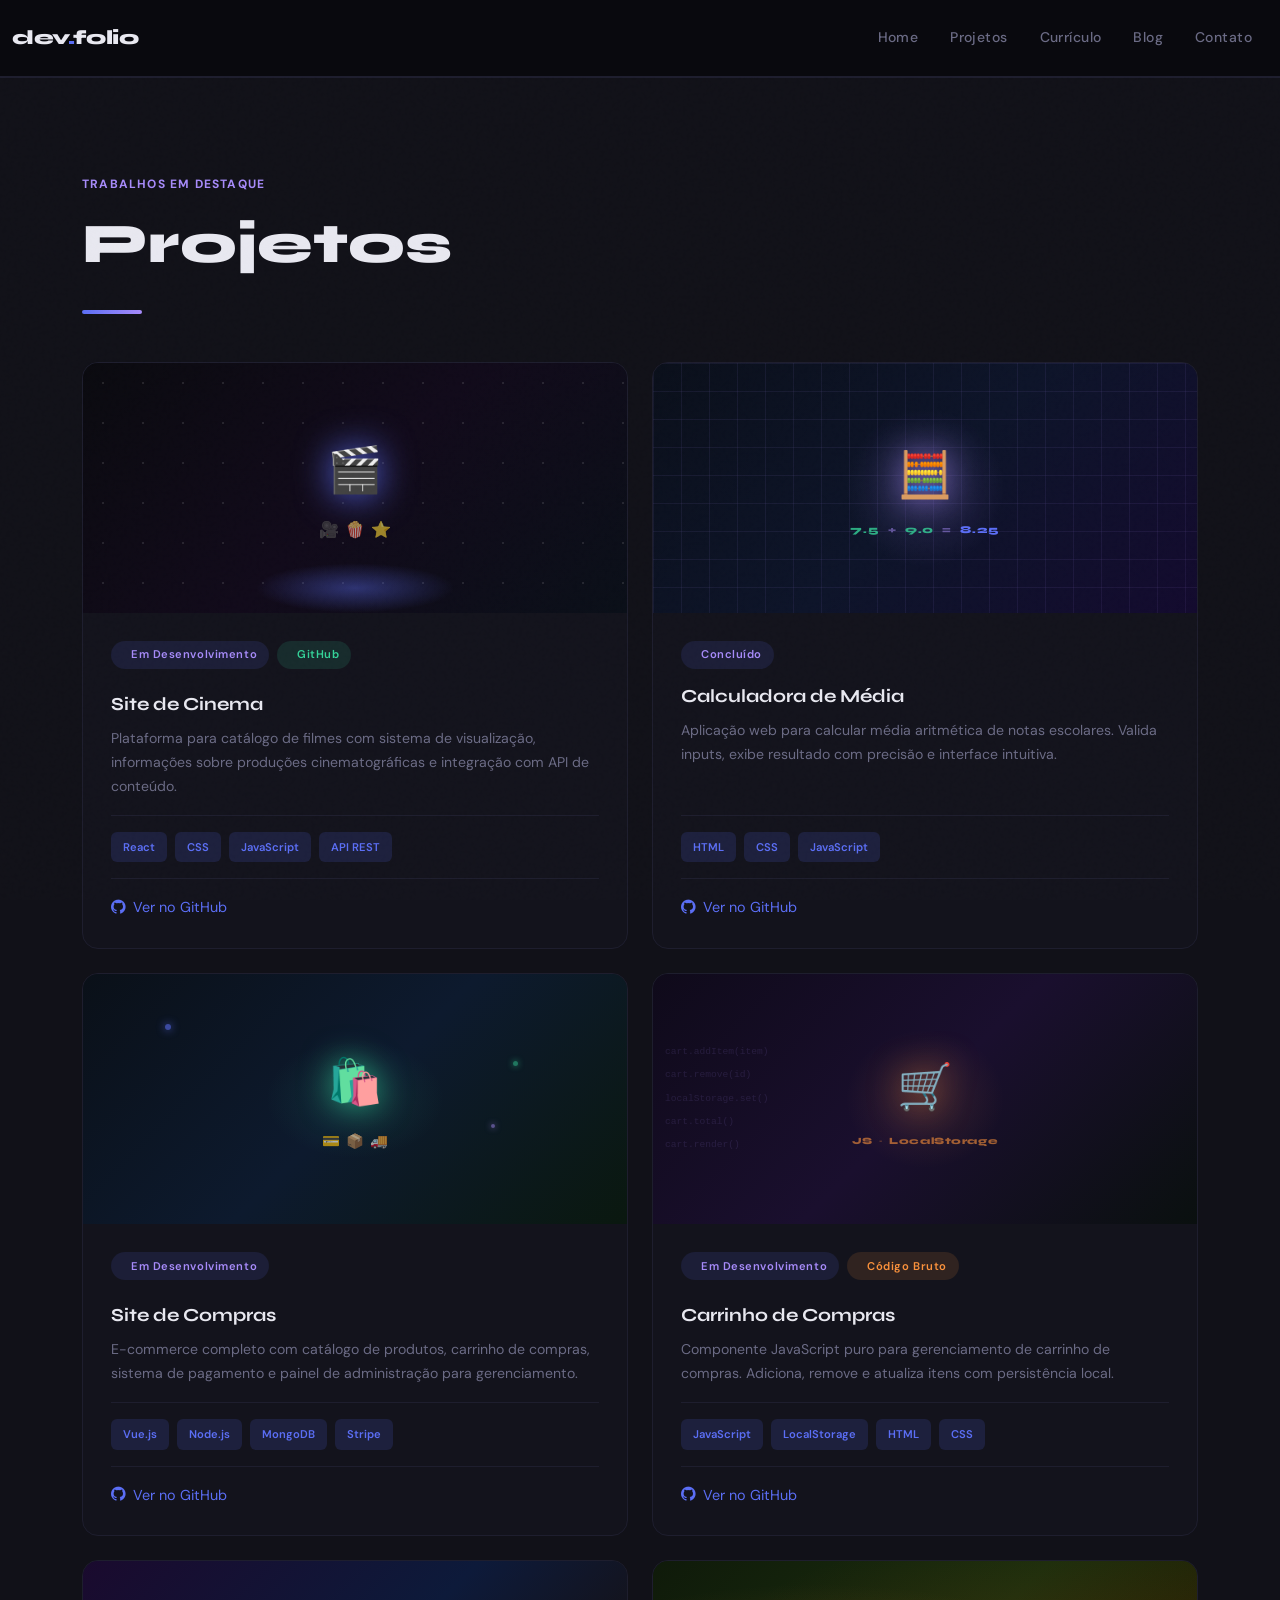
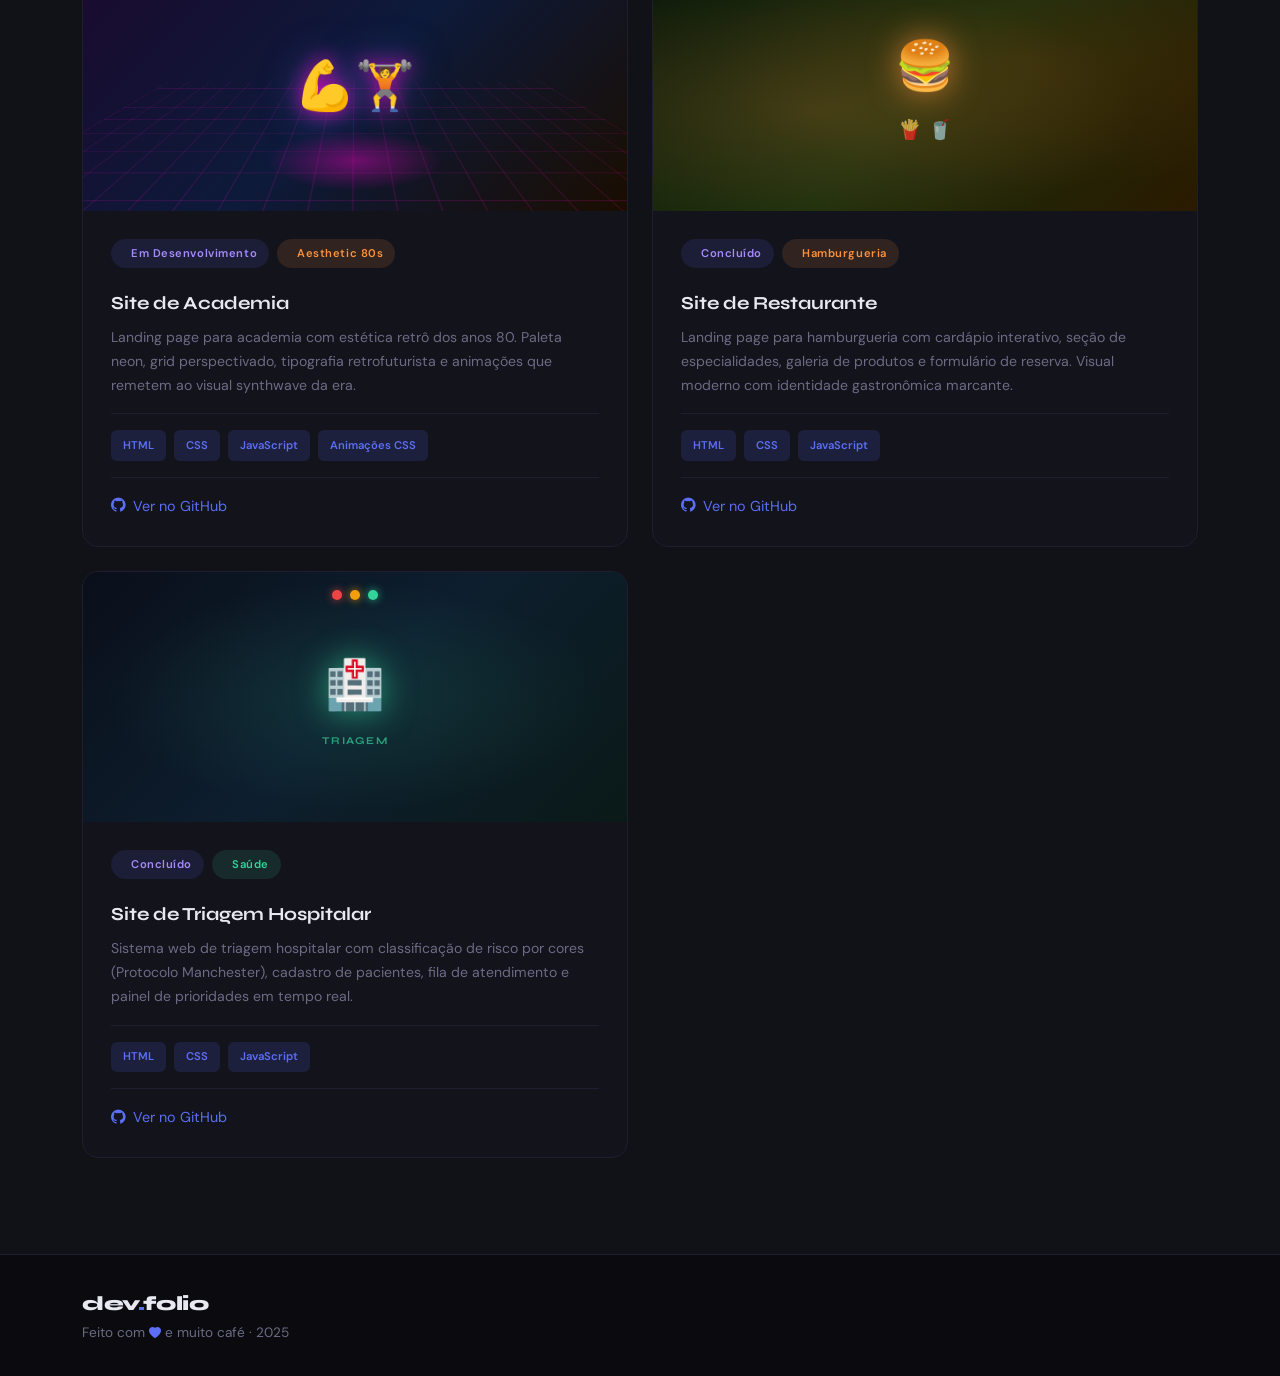
<file: projetos.html>
<!DOCTYPE html>
<html lang="pt-BR">
<head>
  <meta charset="UTF-8">
  <meta name="viewport" content="width=device-width, initial-scale=1.0">
  <title>Projetos — Dev em Formação</title>

  <!-- Bootstrap 5 -->
  <link href="https://cdn.jsdelivr.net/npm/bootstrap@5.3.3/dist/css/bootstrap.min.css" rel="stylesheet">
  <!-- Google Fonts -->
  <link href="https://fonts.googleapis.com/css2?family=Syne:wght@400;600;700;800&family=DM+Sans:ital,opsz,wght@0,9..40,300;0,9..40,400;0,9..40,500;1,9..40,300&display=swap" rel="stylesheet">
  <!-- Bootstrap Icons -->
  <link href="https://cdn.jsdelivr.net/npm/bootstrap-icons@1.11.3/font/bootstrap-icons.min.css" rel="stylesheet">

  <!-- CSS Customizado -->
  <link rel="stylesheet" href="assets/css/estilo.css">

  <!--FOTO DO SITE-->
  <link rel="icon" type="image/png" href="/assets/imagens/logo.png">
</head>
<body>

<!-- NAVBAR -->
<nav class="navbar navbar-expand-lg navbar-dark sticky-top">
  <div class="container-fluid">
    <a class="navbar-brand" href="index.html">dev<span>.</span>folio</a>
    <button class="navbar-toggler" type="button" data-bs-toggle="collapse" data-bs-target="#navbarNav">
      <span class="navbar-toggler-icon"></span>
    </button>
    <div class="collapse navbar-collapse" id="navbarNav">
      <ul class="navbar-nav ms-auto">
        <li class="nav-item"><a class="nav-link" href="index.html#hero">Home</a></li>
        <li class="nav-item"><a class="nav-link active" href="projetos.html">Projetos</a></li>
        <li class="nav-item"><a class="nav-link" href="curriculo.html">Currículo</a></li>
        <li class="nav-item"><a class="nav-link" href="blog.html">Blog</a></li>
        <li class="nav-item"><a class="nav-link" href="contato.html">Contato</a></li>
      </ul>
    </div>
  </div>
</nav>

<!-- PROJETOS -->
<section id="projetos" style="background: var(--surface); border-top: 1px solid var(--border);">
  <div class="container">
    <p class="section-label fade-up">Trabalhos em Destaque</p>
    <h2 class="section-title fade-up">Projetos</h2>
    <div class="divider fade-up"></div>
    <div class="row g-4">

      <div class="col-lg-6 fade-up delay-1">
        <div class="project-card">
          <div class="project-image" style="background:linear-gradient(135deg,#0a0a0f 0%,#110a1a 50%,#0a0f18 100%);display:flex;align-items:center;justify-content:center;position:relative;overflow:hidden;">
            <div style="position:absolute;inset:0;background-image:radial-gradient(circle,rgba(255,255,255,0.7) 1px,transparent 1px);background-size:40px 40px;background-position:0 0,20px 20px;opacity:0.15;"></div>
            <div style="position:absolute;bottom:0;left:50%;transform:translateX(-50%);width:200px;height:50px;background:radial-gradient(ellipse,rgba(91,110,245,0.4) 0%,transparent 70%);"></div>
            <div style="position:relative;z-index:2;display:flex;flex-direction:column;align-items:center;gap:0.5rem;">
              <span style="font-size:2.8rem;filter:drop-shadow(0 0 18px rgba(91,110,245,0.9));">🎬</span>
              <div style="display:flex;gap:0.4rem;">
                <span style="font-size:1rem;opacity:0.6;">🎥</span>
                <span style="font-size:1rem;opacity:0.6;">🍿</span>
                <span style="font-size:1rem;opacity:0.6;">⭐</span>
              </div>
            </div>
          </div>
          <div class="project-content">
            <div style="display:flex;gap:0.5rem;flex-wrap:wrap;margin-bottom:0.5rem;">
              <span class="project-tag"><span class="dot" style="background:var(--accent3);"></span>Em Desenvolvimento</span>
              <span class="project-tag" style="background:rgba(52,211,153,0.12);color:#34d399;"><span class="dot" style="background:#34d399;"></span>GitHub</span>
            </div>
            <h3 class="project-title">Site de Cinema</h3>
            <p class="project-desc">Plataforma para catálogo de filmes com sistema de visualização, informações sobre produções cinematográficas e integração com API de conteúdo.</p>
            <div class="project-tech">
              <span class="tech-badge">React</span>
              <span class="tech-badge">CSS</span>
              <span class="tech-badge">JavaScript</span>
              <span class="tech-badge">API REST</span>
            </div>
            <div style="margin-top:1rem;padding-top:1rem;border-top:1px solid var(--border);">
              <a href="https://github.com/MarkoSpsfilho/Movie-Website-Project.git" target="_blank" style="color:var(--accent);text-decoration:none;font-size:0.9rem;display:flex;align-items:center;gap:0.5rem;">
                <i class="bi bi-github"></i> Ver no GitHub
              </a>
            </div>
          </div>
        </div>
      </div>

      <div class="col-lg-6 fade-up delay-2">
        <div class="project-card">
          <div class="project-image" style="background:linear-gradient(135deg,#0a0f1a 0%,#0d1429 50%,#130a2e 100%);display:flex;align-items:center;justify-content:center;position:relative;overflow:hidden;">
            <div style="position:absolute;inset:0;background-image:linear-gradient(rgba(167,139,250,0.08) 1px,transparent 1px),linear-gradient(90deg,rgba(167,139,250,0.08) 1px,transparent 1px);background-size:28px 28px;"></div>
            <div style="position:absolute;top:50%;left:50%;transform:translate(-50%,-50%);width:160px;height:160px;background:radial-gradient(ellipse,rgba(167,139,250,0.18) 0%,transparent 70%);"></div>
            <div style="position:relative;z-index:2;display:flex;flex-direction:column;align-items:center;gap:0.5rem;">
              <span style="font-size:2.8rem;filter:drop-shadow(0 0 16px rgba(167,139,250,0.85));">🧮</span>
              <div style="display:flex;gap:0.5rem;font-family:'Syne',sans-serif;font-size:0.65rem;font-weight:800;letter-spacing:0.08em;">
                <span style="color:rgba(52,211,153,0.8);">7.5</span>
                <span style="color:rgba(167,139,250,0.5);">+</span>
                <span style="color:rgba(52,211,153,0.8);">9.0</span>
                <span style="color:rgba(167,139,250,0.5);">=</span>
                <span style="color:rgba(91,110,245,1);">8.25</span>
              </div>
            </div>
          </div>
          <div class="project-content">
            <span class="project-tag"><span class="dot" style="background:var(--accent3);"></span>Concluído</span>
            <h3 class="project-title">Calculadora de Média</h3>
            <p class="project-desc">Aplicação web para calcular média aritmética de notas escolares. Valida inputs, exibe resultado com precisão e interface intuitiva.</p>
            <div class="project-tech">
              <span class="tech-badge">HTML</span>
              <span class="tech-badge">CSS</span>
              <span class="tech-badge">JavaScript</span>
            </div>
            <div style="margin-top:1rem;padding-top:1rem;border-top:1px solid var(--border);">
              <a href="https://github.com/MarkoSpsfilho/Site_de_Calcular_M-dia.git" target="_blank" style="color:var(--accent);text-decoration:none;font-size:0.9rem;display:flex;align-items:center;gap:0.5rem;">
                <i class="bi bi-github"></i> Ver no GitHub
              </a>
            </div>
          </div>
        </div>
      </div>

      <div class="col-lg-6 fade-up delay-3">
        <div class="project-card">
          <div class="project-image" style="background:linear-gradient(135deg,#0a1018 0%,#0d1a2e 50%,#0a180f 100%);display:flex;align-items:center;justify-content:center;position:relative;overflow:hidden;">
            <!-- partículas flutuantes -->
            <div style="position:absolute;top:20%;left:15%;width:6px;height:6px;border-radius:50%;background:rgba(91,110,245,0.6);box-shadow:0 0 8px rgba(91,110,245,0.8);"></div>
            <div style="position:absolute;top:60%;left:75%;width:4px;height:4px;border-radius:50%;background:rgba(167,139,250,0.5);box-shadow:0 0 6px rgba(167,139,250,0.7);"></div>
            <div style="position:absolute;top:35%;right:20%;width:5px;height:5px;border-radius:50%;background:rgba(52,211,153,0.5);box-shadow:0 0 6px rgba(52,211,153,0.7);"></div>
            <!-- glow fundo -->
            <div style="position:absolute;top:50%;left:50%;transform:translate(-50%,-50%);width:180px;height:120px;background:radial-gradient(ellipse,rgba(52,211,153,0.12) 0%,transparent 70%);"></div>
            <div style="position:relative;z-index:2;display:flex;flex-direction:column;align-items:center;gap:0.5rem;">
              <span style="font-size:2.8rem;filter:drop-shadow(0 0 16px rgba(52,211,153,0.7));">🛍️</span>
              <div style="display:flex;gap:0.4rem;">
                <span style="font-size:0.9rem;opacity:0.65;">💳</span>
                <span style="font-size:0.9rem;opacity:0.65;">📦</span>
                <span style="font-size:0.9rem;opacity:0.65;">🚚</span>
              </div>
            </div>
          </div>
          <div class="project-content">
            <div style="display:flex;gap:0.5rem;flex-wrap:wrap;margin-bottom:0.5rem;">
              <span class="project-tag"><span class="dot" style="background:var(--accent3);"></span>Em Desenvolvimento</span>
            </div>
            <h3 class="project-title">Site de Compras</h3>
            <p class="project-desc">E-commerce completo com catálogo de produtos, carrinho de compras, sistema de pagamento e painel de administração para gerenciamento.</p>
            <div class="project-tech">
              <span class="tech-badge">Vue.js</span>
              <span class="tech-badge">Node.js</span>
              <span class="tech-badge">MongoDB</span>
              <span class="tech-badge">Stripe</span>
            </div>
            <div style="margin-top:1rem;padding-top:1rem;border-top:1px solid var(--border);">
              <a href="https://github.com/MarkoSpsfilho/Site-de-Compras.git" target="_blank" style="color:var(--accent);text-decoration:none;font-size:0.9rem;display:flex;align-items:center;gap:0.5rem;">
                <i class="bi bi-github"></i> Ver no GitHub
              </a>
            </div>
          </div>
        </div>
      </div>

      <div class="col-lg-6 fade-up delay-4">
        <div class="project-card">
          <div class="project-image" style="background:linear-gradient(135deg,#0f0a1a 0%,#1a0f2e 50%,#0a100f 100%);display:flex;align-items:center;justify-content:center;position:relative;overflow:hidden;">
            <!-- linhas de código ao fundo -->
            <div style="position:absolute;left:12px;top:0;bottom:0;display:flex;flex-direction:column;justify-content:center;gap:7px;opacity:0.13;font-family:monospace;font-size:0.6rem;color:#a78bfa;white-space:nowrap;pointer-events:none;">
              <span>cart.addItem(item)</span>
              <span>cart.remove(id)</span>
              <span>localStorage.set()</span>
              <span>cart.total()</span>
              <span>cart.render()</span>
            </div>
            <!-- glow -->
            <div style="position:absolute;top:50%;left:50%;transform:translate(-50%,-50%);width:160px;height:140px;background:radial-gradient(ellipse,rgba(251,146,60,0.13) 0%,transparent 70%);"></div>
            <div style="position:relative;z-index:2;display:flex;flex-direction:column;align-items:center;gap:0.5rem;">
              <span style="font-size:2.8rem;filter:drop-shadow(0 0 16px rgba(251,146,60,0.75));">🛒</span>
              <div style="display:flex;gap:0.4rem;font-family:'Syne',sans-serif;font-size:0.6rem;font-weight:800;color:rgba(251,146,60,0.6);letter-spacing:0.06em;">
                <span>JS</span>
                <span style="opacity:0.4;">·</span>
                <span>LocalStorage</span>
              </div>
            </div>
          </div>
          <div class="project-content">
            <div style="display:flex;gap:0.5rem;flex-wrap:wrap;margin-bottom:0.5rem;">
              <span class="project-tag"><span class="dot" style="background:var(--accent3);"></span>Em Desenvolvimento</span>
              <span class="project-tag" style="background:rgba(251,146,60,0.12);color:#fb923c;"><span class="dot" style="background:#fb923c;"></span>Código Bruto</span>
            </div>
            <h3 class="project-title">Carrinho de Compras</h3>
            <p class="project-desc">Componente JavaScript puro para gerenciamento de carrinho de compras. Adiciona, remove e atualiza itens com persistência local.</p>
            <div class="project-tech">
              <span class="tech-badge">JavaScript</span>
              <span class="tech-badge">LocalStorage</span>
              <span class="tech-badge">HTML</span>
              <span class="tech-badge">CSS</span>
            </div>
            <div style="margin-top:1rem;padding-top:1rem;border-top:1px solid var(--border);">
              <a href="https://github.com/MarkoSpsfilho/Carrinho-de-Compras.git" target="_blank" style="color:var(--accent);text-decoration:none;font-size:0.9rem;display:flex;align-items:center;gap:0.5rem;">
                <i class="bi bi-github"></i> Ver no GitHub
              </a>
            </div>
          </div>
        </div>
      </div>

      <div class="col-lg-6 fade-up delay-5">
        <div class="project-card">
          <div class="project-image" style="background:linear-gradient(135deg,#1a0a2e 0%,#0d1a3a 50%,#1a0d00 100%);display:flex;align-items:center;justify-content:center;position:relative;overflow:hidden;">
            <div style="position:absolute;inset:0;background-image:linear-gradient(rgba(255,0,200,0.15) 1px,transparent 1px),linear-gradient(90deg,rgba(255,0,200,0.15) 1px,transparent 1px);background-size:30px 30px;transform:perspective(200px) rotateX(40deg) scale(1.5);transform-origin:bottom;"></div>
            <div style="position:absolute;width:180px;height:60px;background:radial-gradient(ellipse,rgba(255,0,200,0.4) 0%,transparent 70%);bottom:20px;left:50%;transform:translateX(-50%);"></div>
            <span style="position:relative;z-index:2;font-size:3rem;text-shadow:0 0 20px rgba(255,0,200,0.8),0 0 40px rgba(91,110,245,0.6);">💪🏋️</span>
          </div>
          <div class="project-content">
            <div style="display:flex;gap:0.5rem;flex-wrap:wrap;margin-bottom:0.5rem;">
              <span class="project-tag"><span class="dot" style="background:var(--accent3);"></span>Em Desenvolvimento</span>
              <span class="project-tag" style="background:rgba(251,146,60,0.12);color:#fb923c;"><span class="dot" style="background:#fb923c;"></span>Aesthetic 80s</span>
            </div>
            <h3 class="project-title">Site de Academia</h3>
            <p class="project-desc">Landing page para academia com estética retrô dos anos 80. Paleta neon, grid perspectivado, tipografia retrofuturista e animações que remetem ao visual synthwave da era.</p>
            <div class="project-tech">
              <span class="tech-badge">HTML</span>
              <span class="tech-badge">CSS</span>
              <span class="tech-badge">JavaScript</span>
              <span class="tech-badge">Animações CSS</span>
            </div>
            <div style="margin-top:1rem;padding-top:1rem;border-top:1px solid var(--border);">
              <a href="https://github.com/MarkoSpsfilho/Site-de-Academia-Aesthetic-80-s.git" target="_blank" style="color:var(--accent);text-decoration:none;font-size:0.9rem;display:flex;align-items:center;gap:0.5rem;">
                <i class="bi bi-github"></i> Ver no GitHub
              </a>
            </div>
          </div>
        </div>
      </div>

      <div class="col-lg-6 fade-up delay-1">
        <div class="project-card">
          <div class="project-image" style="background:linear-gradient(135deg,#0f1a0a 0%,#1a2e0d 50%,#2a1a00 100%);display:flex;align-items:center;justify-content:center;position:relative;overflow:hidden;">
            <div style="position:absolute;inset:0;background:radial-gradient(ellipse at 30% 60%,rgba(251,146,60,0.18) 0%,transparent 60%),radial-gradient(ellipse at 70% 40%,rgba(234,88,12,0.12) 0%,transparent 60%);"></div>
            <div style="position:relative;z-index:2;display:flex;flex-direction:column;align-items:center;gap:0.5rem;">
              <span style="font-size:3rem;filter:drop-shadow(0 0 16px rgba(251,146,60,0.7));">🍔</span>
              <div style="display:flex;gap:0.4rem;">
                <span style="font-size:1.2rem;opacity:0.7;">🍟</span>
                <span style="font-size:1.2rem;opacity:0.7;">🥤</span>
              </div>
            </div>
          </div>
          <div class="project-content">
            <div style="display:flex;gap:0.5rem;flex-wrap:wrap;margin-bottom:0.5rem;">
              <span class="project-tag"><span class="dot" style="background:var(--accent3);"></span>Concluído</span>
              <span class="project-tag" style="background:rgba(251,146,60,0.12);color:#fb923c;"><span class="dot" style="background:#fb923c;"></span>Hamburgueria</span>
            </div>
            <h3 class="project-title">Site de Restaurante</h3>
            <p class="project-desc">Landing page para hamburgueria com cardápio interativo, seção de especialidades, galeria de produtos e formulário de reserva. Visual moderno com identidade gastronômica marcante.</p>
            <div class="project-tech">
              <span class="tech-badge">HTML</span>
              <span class="tech-badge">CSS</span>
              <span class="tech-badge">JavaScript</span>
            </div>
            <div style="margin-top:1rem;padding-top:1rem;border-top:1px solid var(--border);">
              <a href="https://github.com/MarkoSpsfilho/Site-Restaurante.git" target="_blank" style="color:var(--accent);text-decoration:none;font-size:0.9rem;display:flex;align-items:center;gap:0.5rem;">
                <i class="bi bi-github"></i> Ver no GitHub
              </a>
            </div>
          </div>
        </div>
      </div>

      <div class="col-lg-6 fade-up delay-2">
        <div class="project-card">
          <div class="project-image" style="background:linear-gradient(135deg,#0a0f1a 0%,#0d1e2e 50%,#0a1a18 100%);display:flex;align-items:center;justify-content:center;position:relative;overflow:hidden;">
            <div style="position:absolute;inset:0;background:radial-gradient(ellipse at 50% 50%,rgba(52,211,153,0.12) 0%,transparent 65%);"></div>
            <div style="position:absolute;top:18px;left:50%;transform:translateX(-50%);display:flex;gap:0.5rem;">
              <div style="width:10px;height:10px;border-radius:50%;background:#ef4444;box-shadow:0 0 8px rgba(239,68,68,0.8);"></div>
              <div style="width:10px;height:10px;border-radius:50%;background:#f59e0b;box-shadow:0 0 8px rgba(245,158,11,0.8);"></div>
              <div style="width:10px;height:10px;border-radius:50%;background:#34d399;box-shadow:0 0 8px rgba(52,211,153,0.8);"></div>
            </div>
            <div style="position:relative;z-index:2;display:flex;flex-direction:column;align-items:center;gap:0.4rem;">
              <span style="font-size:3rem;filter:drop-shadow(0 0 16px rgba(52,211,153,0.6));">🏥</span>
              <span style="font-size:0.65rem;font-family:'Syne',sans-serif;font-weight:700;letter-spacing:0.12em;color:rgba(52,211,153,0.7);text-transform:uppercase;">Triagem</span>
            </div>
          </div>
          <div class="project-content">
            <div style="display:flex;gap:0.5rem;flex-wrap:wrap;margin-bottom:0.5rem;">
              <span class="project-tag"><span class="dot" style="background:var(--accent3);"></span>Concluído</span>
              <span class="project-tag" style="background:rgba(52,211,153,0.12);color:#34d399;"><span class="dot" style="background:#34d399;"></span>Saúde</span>
            </div>
            <h3 class="project-title">Site de Triagem Hospitalar</h3>
            <p class="project-desc">Sistema web de triagem hospitalar com classificação de risco por cores (Protocolo Manchester), cadastro de pacientes, fila de atendimento e painel de prioridades em tempo real.</p>
            <div class="project-tech">
              <span class="tech-badge">HTML</span>
              <span class="tech-badge">CSS</span>
              <span class="tech-badge">JavaScript</span>
            </div>
            <div style="margin-top:1rem;padding-top:1rem;border-top:1px solid var(--border);">
              <a href="https://github.com/MarkoSpsfilho/Site-Triagem-de-Hospital.git" target="_blank" style="color:var(--accent);text-decoration:none;font-size:0.9rem;display:flex;align-items:center;gap:0.5rem;">
                <i class="bi bi-github"></i> Ver no GitHub
              </a>
            </div>
          </div>
        </div>
      </div>

    </div>
  </div>
</section>

<!-- FOOTER -->
<footer>
  <div class="container d-flex flex-wrap justify-content-between align-items-center">
    <span class="navbar-brand mb-0" style="font-family:'Syne',sans-serif;font-weight:800;">dev<span style="color:var(--accent);">.</span>folio</span>
    <span style="color:var(--muted);">Feito com <i class="bi bi-heart-fill" style="color:var(--accent);font-size:0.75rem;"></i> e muito café · 2025</span>
  </div>
</footer>

<!-- Bootstrap JS -->
<script src="https://cdn.jsdelivr.net/npm/bootstrap@5.3.3/dist/js/bootstrap.bundle.min.js"></script>
<!-- JS Customizado -->
<script src="assets/js/app.js"></script>

</body>
</html>
</file>
<file: assets/css/estilo.css>
:root {
  --bg: #0a0a0f;
  --surface: #111118;
  --border: #1e1e2e;
  --accent: #5b6ef5;
  --accent2: #a78bfa;
  --accent3: #34d399;
  --text: #e8e8f0;
  --muted: #6b6b85;
  --card-bg: #13131c;
}

* { margin: 0; padding: 0; box-sizing: border-box; }

html { scroll-behavior: smooth; }

body {
  background: var(--bg);
  color: var(--text);
  font-family: 'DM Sans', sans-serif;
  font-size: 16px;
  line-height: 1.7;
  overflow-x: hidden;
}

/* ── NOISE OVERLAY ── */
body::before {
  content: '';
  position: fixed;
  inset: 0;
  background-image: url("data:image/svg+xml,%3Csvg viewBox='0 0 256 256' xmlns='http://www.w3.org/2000/svg'%3E%3Cfilter id='noise'%3E%3CfeTurbulence type='fractalNoise' baseFrequency='0.9' numOctaves='4' stitchTiles='stitch'/%3E%3C/filter%3E%3Crect width='100%25' height='100%25' filter='url(%23noise)' opacity='0.04'/%3E%3C/svg%3E");
  pointer-events: none;
  z-index: 999;
  opacity: 0.4;
}

h1, h2, h3, h4 {
  font-family: 'Syne', sans-serif;
  font-weight: 700;
}

/* ── NAV ── */
nav.navbar {
  background: rgba(10,10,15,0.85) !important;
  backdrop-filter: blur(16px);
  border-bottom: 1px solid var(--border);
  padding: 1rem 0;
}

.navbar-brand {
  font-family: 'Syne', sans-serif;
  font-weight: 800;
  font-size: 1.25rem;
  color: var(--text) !important;
  letter-spacing: -0.02em;
}

.navbar-brand span { color: var(--accent); }

.nav-link {
  color: var(--muted) !important;
  font-size: 0.875rem;
  font-weight: 500;
  letter-spacing: 0.03em;
  transition: color 0.2s;
  padding: 0.4rem 1rem !important;
}

.nav-link:hover { color: var(--text) !important; }

/* ── HERO ── */
.hero {
  min-height: 100vh;
  display: flex;
  align-items: center;
  padding: 7rem 0 5rem;
  position: relative;
  overflow: hidden;
}

.hero-glow {
  position: absolute;
  width: 600px;
  height: 600px;
  border-radius: 50%;
  filter: blur(120px);
  opacity: 0.12;
  pointer-events: none;
}

.hero-glow-1 {
  background: var(--accent);
  top: -100px;
  right: -100px;
}

.hero-glow-2 {
  background: var(--accent2);
  bottom: -100px;
  left: -100px;
}

.hero-tag {
  display: inline-flex;
  align-items: center;
  gap: 0.5rem;
  background: rgba(91,110,245,0.12);
  border: 1px solid rgba(91,110,245,0.25);
  color: var(--accent2);
  font-size: 0.8rem;
  font-weight: 500;
  letter-spacing: 0.05em;
  padding: 0.35rem 0.9rem;
  border-radius: 100px;
  margin-bottom: 1.5rem;
}

.hero-tag .dot {
  width: 6px; height: 6px;
  background: var(--accent3);
  border-radius: 50%;
  animation: pulse 2s infinite;
}

@keyframes pulse {
  0%, 100% { opacity: 1; transform: scale(1); }
  50% { opacity: 0.5; transform: scale(0.8); }
}

.hero-title {
  font-size: clamp(1.8rem, 3.5vw, 3.2rem);
  font-weight: 800;
  line-height: 1.1;
  letter-spacing: -0.03em;
  color: var(--text);
  margin-bottom: 1.5rem;
  word-break: normal;
  overflow-wrap: normal;
  white-space: nowrap;
}

.hero-title .line2 {
  background: linear-gradient(135deg, var(--accent) 0%, var(--accent2) 100%);
  -webkit-background-clip: text;
  -webkit-text-fill-color: transparent;
  background-clip: text;
}

.hero-sub {
  color: var(--muted);
  font-size: 1.05rem;
  max-width: 480px;
  margin-bottom: 2.5rem;
  line-height: 1.8;
}

.btn-primary-custom {
  background: var(--accent);
  color: #fff;
  border: none;
  padding: 0.85rem 2rem;
  border-radius: 8px;
  font-family: 'Syne', sans-serif;
  font-weight: 600;
  font-size: 0.95rem;
  transition: all 0.25s;
  text-decoration: none;
  display: inline-flex;
  align-items: center;
  gap: 0.5rem;
}

.btn-primary-custom:hover {
  background: #4a5de4;
  transform: translateY(-2px);
  box-shadow: 0 10px 30px rgba(91,110,245,0.3);
}

.btn-secondary-custom {
  background: transparent;
  color: var(--text);
  border: 1px solid var(--border);
  padding: 0.85rem 2rem;
  border-radius: 8px;
  font-family: 'Syne', sans-serif;
  font-weight: 600;
  font-size: 0.95rem;
  transition: all 0.25s;
  text-decoration: none;
  display: inline-flex;
  align-items: center;
  gap: 0.5rem;
  cursor: pointer;
}

.btn-secondary-custom:hover {
  border-color: var(--accent);
  color: var(--accent);
}

/* ── SCROLL REVEAL ── */
.fade-up {
  opacity: 0;
  transform: translateY(30px);
  transition: opacity 0.6s ease-out, transform 0.6s ease-out;
}

.fade-up.visible {
  opacity: 1;
  transform: translateY(0);
}

.delay-1 { transition-delay: 0.1s; }
.delay-2 { transition-delay: 0.2s; }
.delay-3 { transition-delay: 0.3s; }
.delay-4 { transition-delay: 0.4s; }
.delay-5 { transition-delay: 0.5s; }

/* ── SEÇÕES ── */
section {
  padding: 6rem 0;
  position: relative;
}

.section-label {
  color: var(--accent2);
  font-size: 0.75rem;
  font-weight: 700;
  letter-spacing: 0.1em;
  text-transform: uppercase;
  margin-bottom: 1rem;
}

.section-title {
  font-size: clamp(2rem, 5vw, 3.5rem);
  font-weight: 800;
  line-height: 1.2;
  color: var(--text);
  margin-bottom: 2rem;
}

.divider {
  width: 60px;
  height: 4px;
  background: linear-gradient(90deg, var(--accent) 0%, var(--accent2) 100%);
  border-radius: 100px;
  margin-bottom: 3rem;
}

.container {
  gap: 100%;
}

.div-img {
  padding: 0;
  margin: 0;
  position: relative;
  z-index: 0;
}


/* ── PROJETOS ── */
.project-card {
  background: var(--card-bg);
  border: 1px solid var(--border);
  border-radius: 16px;
  overflow: hidden;
  transition: all 0.3s;
  height: 100%;
  display: flex;
  flex-direction: column;
}

.project-card:hover {
  border-color: var(--accent);
  box-shadow: 0 20px 40px rgba(91,110,245,0.15);
  transform: translateY(-5px);
}

.project-image {
  width: 100%;
  height: 250px;
  background: linear-gradient(135deg, rgba(91,110,245,0.1) 0%, rgba(167,139,250,0.1) 100%);
  overflow: hidden;
}

.project-image img {
  width: 100%;
  height: 100%;
  object-fit: cover;
}

.project-content {
  padding: 1.75rem;
  flex: 1;
  display: flex;
  flex-direction: column;
}

.project-tag {
  display: inline-flex;
  align-items: center;
  gap: 0.5rem;
  width: fit-content;
  background: rgba(91,110,245,0.12);
  color: var(--accent2);
  font-size: 0.7rem;
  font-weight: 600;
  letter-spacing: 0.05em;
  padding: 0.3rem 0.75rem;
  border-radius: 100px;
  margin-bottom: 1rem;
}

.project-title {
  font-size: 1.15rem;
  font-weight: 700;
  color: var(--text);
  margin-bottom: 0.75rem;
}

.project-desc {
  color: var(--muted);
  font-size: 0.88rem;
  line-height: 1.7;
  margin-bottom: 1rem;
  flex: 1;
}

.project-tech {
  display: flex;
  flex-wrap: wrap;
  gap: 0.5rem;
  padding-top: 1rem;
  border-top: 1px solid var(--border);
}

.tech-badge {
  background: rgba(91,110,245,0.15);
  color: var(--accent);
  font-size: 0.7rem;
  font-weight: 600;
  padding: 0.35rem 0.75rem;
  border-radius: 6px;
}

/* ── ABOUT ── */
.about-text {
  color: var(--muted);
  font-size: 1rem;
  line-height: 1.9;
  margin-bottom: 2rem;
}

.skill-pill {
  display: inline-flex;
  align-items: center;
  gap: 0.5rem;
  background: rgba(91,110,245,0.12);
  color: var(--text);
  font-size: 0.8rem;
  font-weight: 500;
  padding: 0.4rem 0.9rem;
  border-radius: 100px;
  margin-right: 0.75rem;
  margin-bottom: 0.75rem;
}

.skill-pill .dot {
  width: 5px;
  height: 5px;
  background: currentColor;
  border-radius: 50%;
}

/* ── CONTACT ── */
.contact-item {
  display: flex;
  align-items: center;
  gap: 1.25rem;
  padding: 1.5rem;
  background: var(--card-bg);
  border: 1px solid var(--border);
  border-radius: 12px;
  margin-bottom: 1rem;
  text-decoration: none;
  color: var(--text);
  transition: all 0.3s;
}

.contact-item:hover {
  border-color: var(--accent);
  background: rgba(91,110,245,0.08);
}

.contact-item i {
  font-size: 1.5rem;
  color: var(--accent);
}

/* ── FOOTER ── */
footer {
  border-top: 1px solid var(--border);
  padding: 2rem 0;
  color: var(--muted);
  font-size: 0.85rem;
}

footer i {
  animation: heartbeat 1.2s infinite;
}

@keyframes heartbeat {
  0%, 100% { transform: scale(1); }
  50% { transform: scale(1.2); }
}

/* ── RESPONSIVE ── */
@media (max-width: 768px) {
  section {
    padding: 3rem 0;
  }

  .hero {
    padding: 4rem 0 2rem;
    min-height: auto;
  }

  .hero-title {
    font-size: 1.8rem;
    white-space: normal;
  }

  .section-title {
    font-size: 1.5rem;
  }

  nav.navbar {
    padding: 0.75rem 0;
  }

  .nav-link {
    padding: 0.3rem 0.75rem !important;
    font-size: 0.8rem;
  }

  .row.g-5 {
    gap: 2rem !important;
  }

  .col-lg-6 {
    display: block !important;
    width: 100% !important;
  }
}

/* ── breakpoint intermediário para evitar sobreposição ── */
@media (max-width: 1200px) and (min-width: 769px) {
  .hero-title {
    font-size: clamp(1.6rem, 3vw, 2.8rem);
    white-space: nowrap;
  }
}

/* Garante que a coluna de texto nunca vaze sobre a imagem */
.hero .col-lg-6:first-child {
  overflow: hidden;
}

/* ═══════════════════════════════════════
   GAMIFICAÇÃO — CURRÍCULO
═══════════════════════════════════════ */

/* ── CV HEADER ── */
.cv-header {
  padding: 8rem 0 4rem;
  position: relative;
  overflow: hidden;
  background: var(--bg);
}
.cv-header-glow {
  position: absolute;
  width: 700px; height: 700px;
  border-radius: 50%;
  background: radial-gradient(circle, rgba(91,110,245,0.18) 0%, transparent 70%);
  top: -200px; right: -200px;
  pointer-events: none;
}

/* ── PLAYER CARD ── */
.player-card {
  display: flex;
  gap: 2rem;
  align-items: flex-start;
  background: var(--card-bg);
  border: 1px solid var(--border);
  border-radius: 20px;
  padding: 2rem;
  position: relative;
  overflow: hidden;
  margin-top: 2rem;
}
.player-card::before {
  content: '';
  position: absolute;
  inset: 0;
  background: linear-gradient(135deg, rgba(91,110,245,0.06) 0%, rgba(167,139,250,0.04) 100%);
  pointer-events: none;
}
.player-card-left { flex-shrink: 0; position: relative; }
.player-avatar-ring {
  width: 90px; height: 90px;
  border-radius: 50%;
  background: linear-gradient(135deg, var(--accent), var(--accent2));
  padding: 3px;
  display: flex; align-items: center; justify-content: center;
}
.player-avatar-inner {
  width: 100%; height: 100%;
  border-radius: 50%;
  background: var(--card-bg);
  display: flex; align-items: center; justify-content: center;
}
.player-level-badge {
  position: absolute;
  bottom: -6px; left: 50%; transform: translateX(-50%);
  background: linear-gradient(90deg, var(--accent), var(--accent2));
  color: #fff;
  font-family: 'Syne', sans-serif;
  font-size: 0.65rem;
  font-weight: 800;
  padding: 2px 10px;
  border-radius: 100px;
  letter-spacing: 0.05em;
  white-space: nowrap;
}
.player-card-right { flex: 1; }
.player-class-badge {
  background: rgba(91,110,245,0.15);
  color: var(--accent2);
  font-size: 0.72rem;
  font-weight: 600;
  padding: 0.25rem 0.75rem;
  border-radius: 100px;
  display: inline-flex;
  align-items: center;
  gap: 0.4rem;
}
.xp-bars { display: flex; flex-direction: column; gap: 0.6rem; }
.xp-row { display: flex; align-items: center; gap: 0.75rem; }
.xp-label { font-size: 0.75rem; color: var(--muted); width: 90px; flex-shrink: 0; }
.xp-track {
  flex: 1; height: 6px;
  background: rgba(255,255,255,0.06);
  border-radius: 100px;
  overflow: hidden;
}
.xp-fill {
  height: 100%; border-radius: 100px;
  transition: width 1.2s cubic-bezier(0.16, 1, 0.3, 1);
}
.xp-val { font-size: 0.72rem; color: var(--muted); width: 26px; text-align: right; }

/* ── CV BLOCKS ── */
.cv-block {
  margin-bottom: 3rem;
}
.cv-block-label {
  display: inline-flex;
  align-items: center;
  gap: 0.5rem;
  color: var(--accent2);
  font-size: 0.7rem;
  font-weight: 700;
  letter-spacing: 0.12em;
  text-transform: uppercase;
  background: rgba(167,139,250,0.1);
  border: 1px solid rgba(167,139,250,0.2);
  padding: 0.35rem 0.9rem;
  border-radius: 100px;
  margin-bottom: 1.5rem;
}

/* ── QUEST LOG ── */
.quest-item {
  display: flex;
  gap: 1.25rem;
  align-items: flex-start;
  padding: 1.25rem;
  background: var(--card-bg);
  border: 1px solid var(--border);
  border-radius: 12px;
  margin-bottom: 1rem;
  transition: border-color 0.25s;
}
.quest-item:hover { border-color: var(--accent); }
.quest-icon {
  width: 46px; height: 46px; flex-shrink: 0;
  border-radius: 12px;
  display: flex; align-items: center; justify-content: center;
  font-size: 1.2rem;
}
.quest-gold { background: rgba(245,158,11,0.2); color: #f59e0b; }
.quest-silver { background: rgba(167,139,250,0.2); color: var(--accent2); }
.quest-body { flex: 1; }
.quest-header { display: flex; align-items: center; gap: 0.75rem; flex-wrap: wrap; margin-bottom: 0.35rem; }
.quest-title { font-family: 'Syne', sans-serif; font-size: 0.95rem; font-weight: 700; color: var(--text); }
.quest-badge {
  font-size: 0.65rem; font-weight: 700; letter-spacing: 0.05em;
  padding: 0.2rem 0.6rem; border-radius: 100px;
}
.quest-badge-active { background: rgba(52,211,153,0.15); color: #34d399; }
.quest-badge-done { background: rgba(91,110,245,0.15); color: var(--accent); }
.quest-date { font-size: 0.78rem; color: var(--muted); display: flex; align-items: center; gap: 0.4rem; margin-bottom: 0.5rem; }
.quest-desc { font-size: 0.88rem; color: var(--muted); margin: 0; line-height: 1.6; }

/* ── SKILL TREE ── */
.skilltree-wrap { display: flex; flex-direction: column; }
.skilltree-node {
  display: flex;
  gap: 1.25rem;
  align-items: flex-start;
  padding: 1.25rem;
  border: 1px solid var(--border);
  border-radius: 12px;
  background: var(--card-bg);
  position: relative;
  transition: border-color 0.25s;
}
.skilltree-node:hover { border-color: var(--accent2); }
.skilltree-node.active { border-color: rgba(91,110,245,0.35); }
.stn-icon {
  width: 44px; height: 44px; flex-shrink: 0;
  border-radius: 10px;
  background: linear-gradient(135deg,rgba(91,110,245,0.25),rgba(167,139,250,0.25));
  display: flex; align-items: center; justify-content: center;
  color: var(--accent2); font-size: 1.2rem;
}
.stn-body { flex: 1; }
.stn-body strong { font-family: 'Syne', sans-serif; font-size: 0.95rem; color: var(--text); display: block; margin-bottom: 0.25rem; }
.stn-inst { font-size: 0.8rem; color: var(--muted); display: block; margin-bottom: 0.4rem; }
.stn-badge {
  display: inline-block;
  font-size: 0.65rem; font-weight: 700;
  padding: 0.2rem 0.6rem; border-radius: 100px;
  background: rgba(52,211,153,0.15); color: #34d399;
  margin-bottom: 0.5rem;
}
.stn-body p { font-size: 0.85rem; color: var(--muted); margin: 0; }
.skilltree-connector {
  width: 2px; height: 24px;
  background: linear-gradient(180deg, var(--accent), var(--accent2));
  margin: 0 auto;
  border-radius: 100px;
}

/* ── INVENTORY GRID ── */
.inventory-grid {
  display: grid;
  grid-template-columns: repeat(auto-fill, minmax(80px, 1fr));
  gap: 0.75rem;
}
.inv-item {
  background: var(--card-bg);
  border: 1px solid var(--border);
  border-radius: 12px;
  padding: 0.85rem 0.5rem;
  display: flex; flex-direction: column; align-items: center; gap: 0.4rem;
  cursor: default;
  transition: all 0.25s;
}
.inv-item:hover {
  border-color: var(--accent);
  background: rgba(91,110,245,0.08);
  transform: translateY(-3px);
}
.inv-item i { font-size: 1.4rem; color: var(--accent2); }
.inv-item span { font-size: 0.65rem; color: var(--muted); text-align: center; font-weight: 600; letter-spacing: 0.03em; }

/* ── ATTRS ── */
.attrs-grid {
  display: grid;
  grid-template-columns: repeat(auto-fill, minmax(140px, 1fr));
  gap: 0.75rem;
}
.attr-item {
  background: var(--card-bg);
  border: 1px solid var(--border);
  border-radius: 12px;
  padding: 1rem;
  display: flex; flex-direction: column; gap: 0.4rem;
  transition: border-color 0.25s;
}
.attr-item:hover { border-color: var(--accent2); }
.attr-icon { font-size: 1.3rem; }
.attr-name { font-size: 0.75rem; font-weight: 600; color: var(--text); }
.attr-stars { font-size: 0.75rem; color: #f59e0b; letter-spacing: 0.05em; }

/* ── ACHIEVEMENTS ── */
.achievements-grid { display: flex; flex-direction: column; gap: 0.75rem; }
.ach-item {
  display: flex; align-items: center; gap: 1rem;
  padding: 1rem 1.25rem;
  background: var(--card-bg);
  border: 1px solid var(--border);
  border-radius: 12px;
  transition: all 0.25s;
}
.ach-item.unlocked { border-color: rgba(52,211,153,0.3); }
.ach-item.unlocked:hover { border-color: var(--accent3); box-shadow: 0 0 20px rgba(52,211,153,0.1); }
.ach-item.in-progress { opacity: 0.8; }
.ach-item.in-progress:hover { opacity: 1; border-color: var(--accent); }
.ach-icon {
  width: 44px; height: 44px; flex-shrink: 0;
  border-radius: 10px;
  display: flex; align-items: center; justify-content: center;
  font-size: 1.1rem; color: #fff;
}
.ach-body { flex: 1; min-width: 0; }
.ach-name { display: block; font-size: 0.88rem; font-weight: 700; color: var(--text); margin-bottom: 0.2rem; }
.ach-source { display: block; font-size: 0.72rem; color: var(--muted); margin-bottom: 0.4rem; }
.ach-bar { height: 4px; background: rgba(255,255,255,0.07); border-radius: 100px; overflow: hidden; }
.ach-fill { height: 100%; border-radius: 100px; background: linear-gradient(90deg,var(--accent),var(--accent2)); transition: width 1s ease; }
.ach-check { font-size: 1.1rem; color: var(--accent3); flex-shrink: 0; }

/* ── CERT SLIDESHOW ── */
.cert-slideshow {
  background: var(--card-bg);
  border: 1px solid var(--border);
  border-radius: 16px;
  overflow: hidden;
}
.cert-slides { position: relative; }
.cert-slide { display: none; }
.cert-slide.active { display: block; }
.cert-slide-header {
  display: flex;
  align-items: center;
  gap: 1rem;
  padding: 1.25rem 1.5rem;
  border-bottom: 1px solid var(--border);
  background: rgba(91,110,245,0.05);
}
.cert-slide-num {
  font-family: 'Syne', sans-serif;
  font-size: 0.7rem;
  font-weight: 800;
  color: var(--accent);
  letter-spacing: 0.1em;
}
.cert-slide-header h5 {
  font-family: 'Syne', sans-serif;
  font-size: 0.95rem;
  font-weight: 700;
  color: var(--text);
  margin: 0; flex: 1;
}
.cert-slide-badge {
  font-size: 0.65rem;
  font-weight: 700;
  padding: 0.2rem 0.6rem;
  border-radius: 100px;
  background: rgba(167,139,250,0.15);
  color: var(--accent2);
}
.cert-embed {
  width: 100%; height: 460px;
  display: block;
  border: none;
}
.cert-controls {
  display: flex;
  align-items: center;
  justify-content: center;
  gap: 1rem;
  padding: 1.25rem;
  border-top: 1px solid var(--border);
}
.cert-btn {
  background: var(--accent);
  color: #fff;
  border: none;
  width: 38px; height: 38px;
  border-radius: 50%;
  display: flex; align-items: center; justify-content: center;
  cursor: pointer;
  font-size: 1rem;
  transition: all 0.25s;
}
.cert-btn:hover { background: #4a5de4; transform: scale(1.05); }
.cert-dots { display: flex; gap: 0.5rem; }
.cert-dot {
  width: 8px; height: 8px;
  border-radius: 50%;
  background: var(--border);
  cursor: pointer;
  transition: all 0.25s;
}
.cert-dot.active { background: var(--accent); transform: scale(1.2); }

/* ── RESPONSIVE PLAYER CARD ── */
@media (max-width: 576px) {
  .player-card { flex-direction: column; align-items: center; text-align: center; }
  .xp-label { width: 70px; font-size: 0.7rem; }
  .inventory-grid { grid-template-columns: repeat(4, 1fr); }
  .attrs-grid { grid-template-columns: repeat(2, 1fr); }
}
</file>
